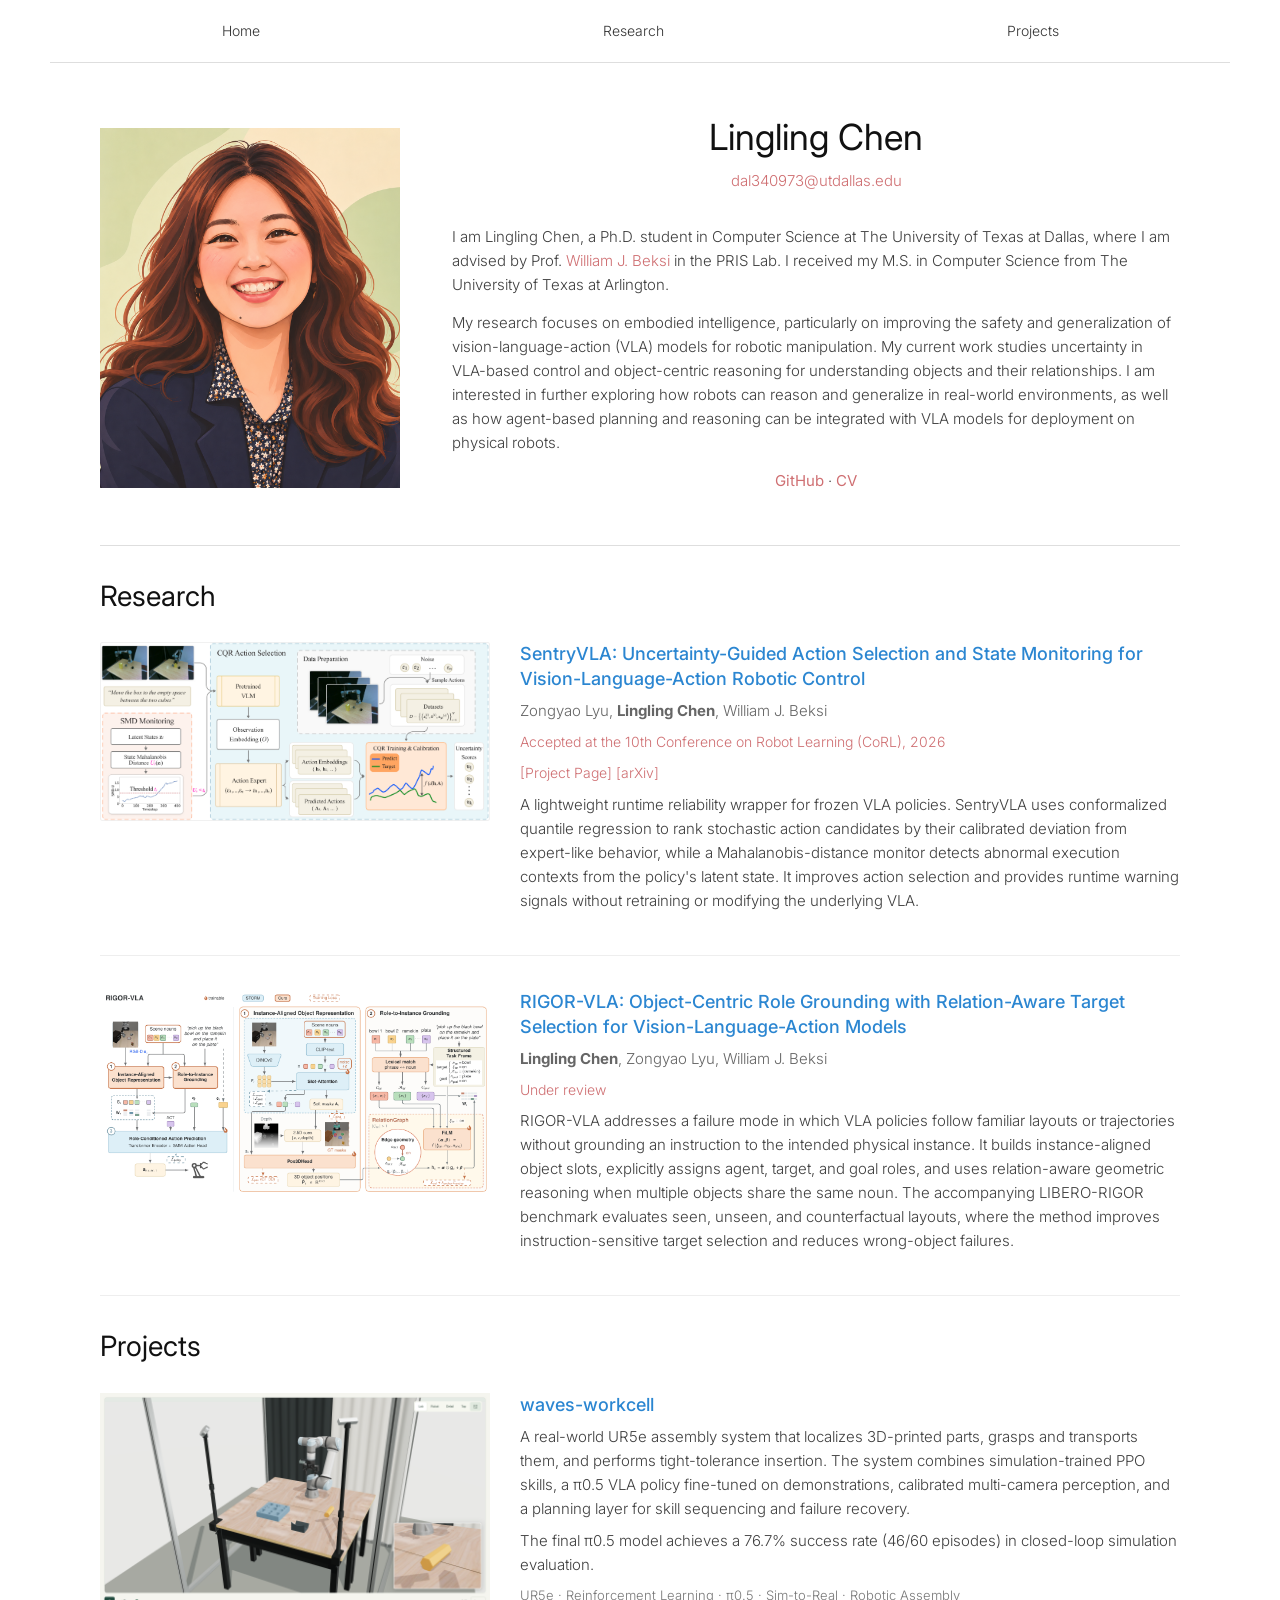
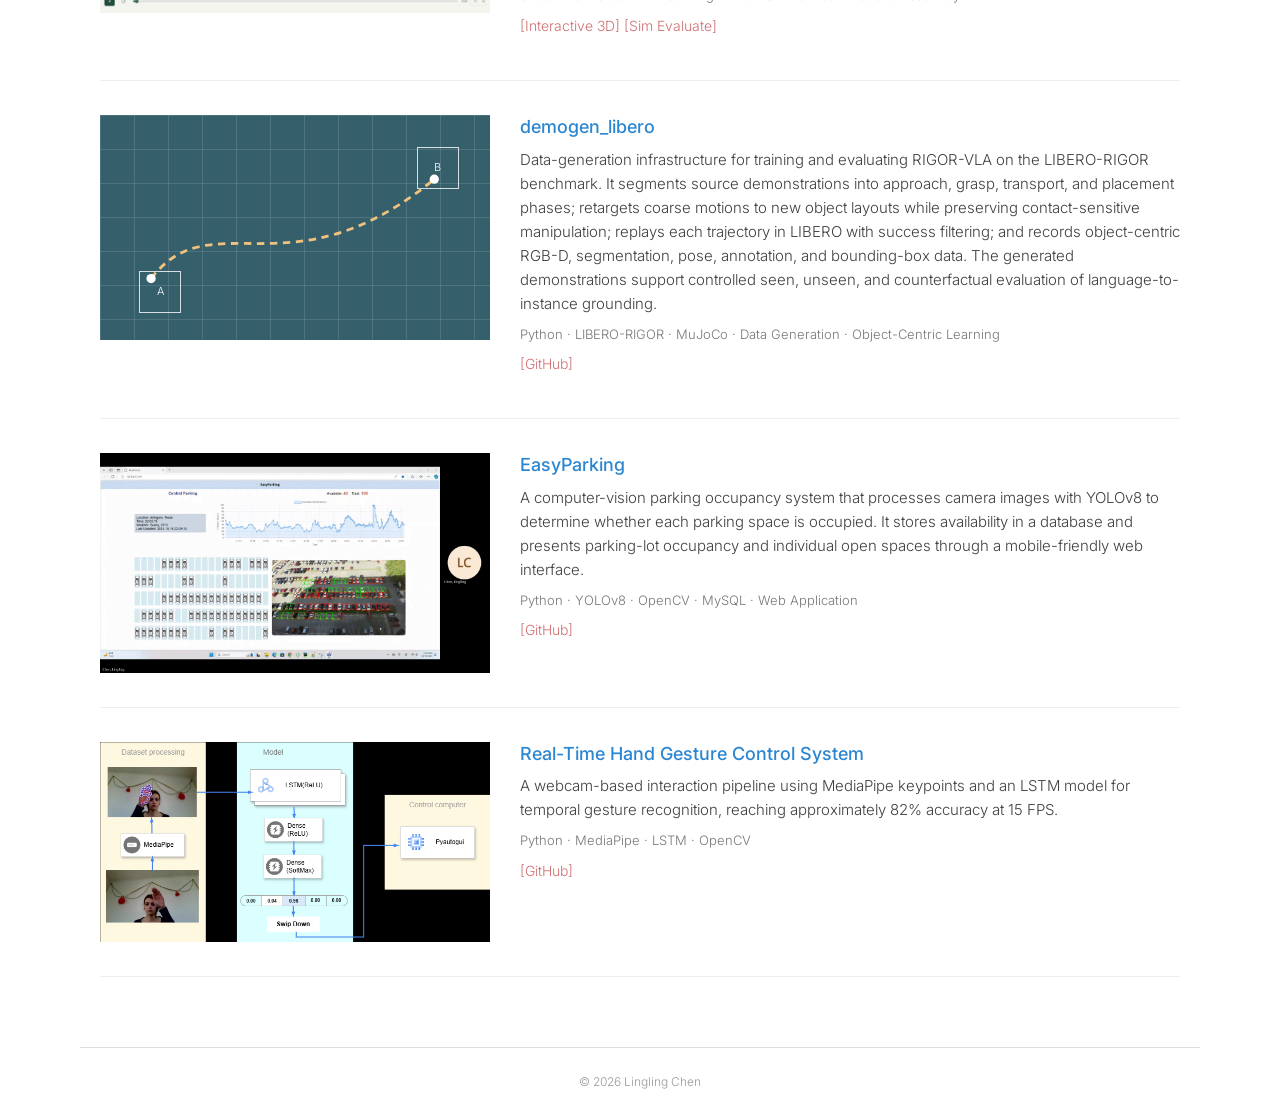
<file: index.html>
<!doctype html>
<html lang="en">
<head>
  <meta charset="utf-8">
  <meta name="viewport" content="width=device-width, initial-scale=1">
  <meta name="description" content="Lingling Chen — robotics researcher working on reliable vision-language-action models, embodied AI, and robot learning.">
  <title>Lingling Chen</title>
  <link rel="preconnect" href="https://fonts.googleapis.com">
  <link rel="preconnect" href="https://fonts.gstatic.com" crossorigin>
  <link href="https://fonts.googleapis.com/css2?family=Inter:wght@300;400;500;600&display=swap" rel="stylesheet">
  <link rel="stylesheet" href="styles.css">
</head>
<body>
  <header>
    <nav>
      <a href="#home">Home</a>
      <a href="#research">Research</a>
      <a href="#projects">Projects</a>
    </nav>
  </header>

  <main>
    <section class="intro" id="home">
      <img class="profile-image" src="assets/profile.png" alt="Lingling Chen">
      <div class="intro-copy">
        <h1>Lingling Chen</h1>
        <a class="email" href="mailto:dal340973@utdallas.edu">dal340973@utdallas.edu</a>
        <p>I am Lingling Chen, a Ph.D. student in Computer Science at The University of Texas at Dallas, where I am advised by Prof. <a href="https://profiles.utdallas.edu/william.beksi" target="_blank" rel="noreferrer">William J. Beksi</a> in the PRIS Lab. I received my M.S. in Computer Science from The University of Texas at Arlington.</p>
        <p>My research focuses on embodied intelligence, particularly on improving the safety and generalization of vision-language-action (VLA) models for robotic manipulation. My current work studies uncertainty in VLA-based control and object-centric reasoning for understanding objects and their relationships. I am interested in further exploring how robots can reason and generalize in real-world environments, as well as how agent-based planning and reasoning can be integrated with VLA models for deployment on physical robots.</p>
        <p class="links"><a href="https://github.com/amylingchen" target="_blank" rel="noreferrer">GitHub</a> · <a href="files/Lingling_Chen_CV_2026.pdf" target="_blank" rel="noreferrer">CV</a></p>
      </div>
    </section>

    <section id="research">
      <h2>Research</h2>
      <article class="item">
        <img class="item-image" src="assets/sentryvla-overview.png" alt="Overview of the SentryVLA framework" style="height:auto;object-fit:contain;background:#fff">
        <div class="item-copy">
          <h3><a href="https://robotic-vision-lab.github.io/sentryvla/" target="_blank" rel="noreferrer">SentryVLA: Uncertainty-Guided Action Selection and State Monitoring for Vision-Language-Action Robotic Control</a></h3>
          <p class="authors">Zongyao Lyu, <strong>Lingling Chen</strong>, William J. Beksi</p>
          <p class="venue">Accepted at the 10th Conference on Robot Learning (CoRL), 2026</p>
          <p><a class="project-link" href="https://robotic-vision-lab.github.io/sentryvla/" target="_blank" rel="noreferrer">[Project Page]</a> <a class="project-link" href="https://arxiv.org/html/2604.16677v2" target="_blank" rel="noreferrer">[arXiv]</a></p>
          <p>A lightweight runtime reliability wrapper for frozen VLA policies. SentryVLA uses conformalized quantile regression to rank stochastic action candidates by their calibrated deviation from expert-like behavior, while a Mahalanobis-distance monitor detects abnormal execution contexts from the policy's latent state. It improves action selection and provides runtime warning signals without retraining or modifying the underlying VLA.</p>
        </div>
      </article>

      <article class="item">
        <img class="item-image" src="assets/rigorvla-overview.png" alt="Overview of the RIGOR-VLA architecture" style="height:auto;object-fit:contain;background:#fff">
        <div class="item-copy">
          <h3>RIGOR-VLA: Object-Centric Role Grounding with Relation-Aware Target Selection for Vision-Language-Action Models</h3>
          <p class="authors"><strong>Lingling Chen</strong>, Zongyao Lyu, William J. Beksi</p>
          <p class="venue">Under review</p>
          <p>RIGOR-VLA addresses a failure mode in which VLA policies follow familiar layouts or trajectories without grounding an instruction to the intended physical instance. It builds instance-aligned object slots, explicitly assigns agent, target, and goal roles, and uses relation-aware geometric reasoning when multiple objects share the same noun. The accompanying LIBERO-RIGOR benchmark evaluates seen, unseen, and counterfactual layouts, where the method improves instruction-sensitive target selection and reduces wrong-object failures.</p>
        </div>
      </article>
    </section>

    <section id="projects">
      <h2>Projects</h2>
      <article class="item">
        <img class="item-image" src="assets/waves-workcell.png" alt="Interactive 3D view of the WAVES robotic workcell with a UR5e arm, assembly board, and peg" style="height:auto;object-fit:contain;background:#f5f6f3">
        <div class="item-copy">
          <h3><a href="https://robotic-vision-lab.github.io/waves-workcell/" target="_blank" rel="noreferrer">waves-workcell</a></h3>
          <p>A real-world UR5e assembly system that localizes 3D-printed parts, grasps and transports them, and performs tight-tolerance insertion. The system combines simulation-trained PPO skills, a π0.5 VLA policy fine-tuned on demonstrations, calibrated multi-camera perception, and a planning layer for skill sequencing and failure recovery.</p>
          <p>The final π0.5 model achieves a 76.7% success rate (46/60 episodes) in closed-loop simulation evaluation.</p>
          <p class="tags">UR5e · Reinforcement Learning · π0.5 · Sim-to-Real · Robotic Assembly</p>
          <p><a class="project-link" href="https://robotic-vision-lab.github.io/waves-workcell/" target="_blank" rel="noreferrer">[Interactive 3D]</a> <a class="project-link" href="sim-evaluate/index.html">[Sim Evaluate]</a></p>
        </div>
      </article>

      <article class="item">
        <div class="item-image demo-preview" aria-hidden="true">
          <div class="workspace-grid"></div>
          <span class="object one">A</span><span class="object two">B</span>
          <svg viewBox="0 0 420 220"><path d="M55 165 C120 80 205 185 360 58"/><circle cx="55" cy="165" r="5"/><circle cx="360" cy="58" r="5"/></svg>
        </div>
        <div class="item-copy">
          <h3><a href="https://github.com/amylingchen/demogen_libero" target="_blank" rel="noreferrer">demogen_libero</a></h3>
          <p>Data-generation infrastructure for training and evaluating RIGOR-VLA on the LIBERO-RIGOR benchmark. It segments source demonstrations into approach, grasp, transport, and placement phases; retargets coarse motions to new object layouts while preserving contact-sensitive manipulation; replays each trajectory in LIBERO with success filtering; and records object-centric RGB-D, segmentation, pose, annotation, and bounding-box data. The generated demonstrations support controlled seen, unseen, and counterfactual evaluation of language-to-instance grounding.</p>
          <p class="tags">Python · LIBERO-RIGOR · MuJoCo · Data Generation · Object-Centric Learning</p>
          <p><a class="project-link" href="https://github.com/amylingchen/demogen_libero" target="_blank" rel="noreferrer">[GitHub]</a></p>
        </div>
      </article>

      <article class="item compact">
        <img class="item-image" src="assets/easyparking-demo.gif" alt="Animated EasyParking demonstration showing parking availability and camera-based vehicle detection" style="height:auto;object-fit:contain;background:#000">
        <div class="item-copy">
          <h3><a href="https://github.com/amylingchen/EasyParking" target="_blank" rel="noreferrer">EasyParking</a></h3>
          <p>A computer-vision parking occupancy system that processes camera images with YOLOv8 to determine whether each parking space is occupied. It stores availability in a database and presents parking-lot occupancy and individual open spaces through a mobile-friendly web interface.</p>
          <p class="tags">Python · YOLOv8 · OpenCV · MySQL · Web Application</p>
          <p><a class="project-link" href="https://github.com/amylingchen/EasyParking" target="_blank" rel="noreferrer">[GitHub]</a></p>
        </div>
      </article>

      <article class="item compact">
        <img class="item-image" src="assets/mediapipe-lstm-gesture-recognition.png" alt="MediaPipe and LSTM pipeline for real-time dynamic hand gesture recognition and computer control" style="height:auto;object-fit:contain;background:#000">
        <div class="item-copy">
          <h3><a href="https://github.com/amylingchen/hand_gesture_control_computer" target="_blank" rel="noreferrer">Real-Time Hand Gesture Control System</a></h3>
          <p>A webcam-based interaction pipeline using MediaPipe keypoints and an LSTM model for temporal gesture recognition, reaching approximately 82% accuracy at 15 FPS.</p>
          <p class="tags">Python · MediaPipe · LSTM · OpenCV</p>
          <p><a class="project-link" href="https://github.com/amylingchen/hand_gesture_control_computer" target="_blank" rel="noreferrer">[GitHub]</a></p>
        </div>
      </article>
    </section>
  </main>

  <footer>© 2026 Lingling Chen</footer>
</body>
</html>
</file>
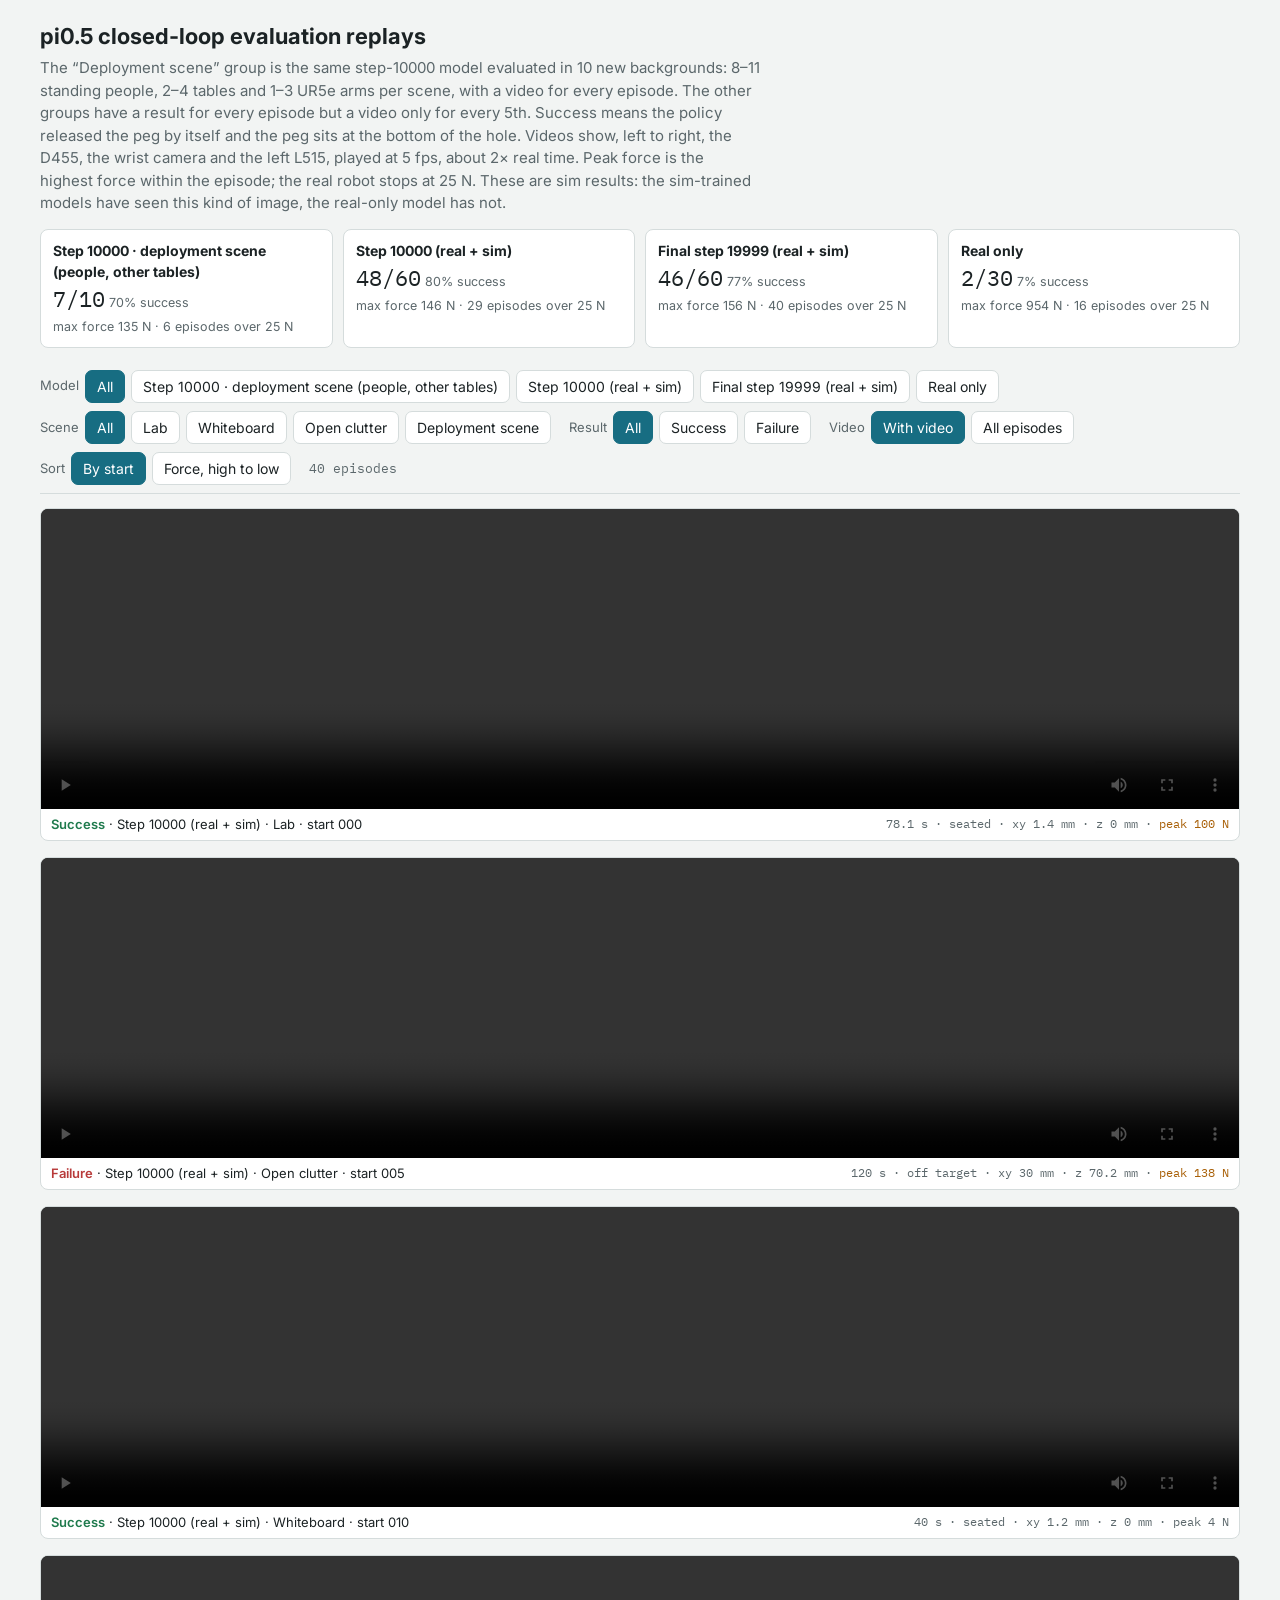
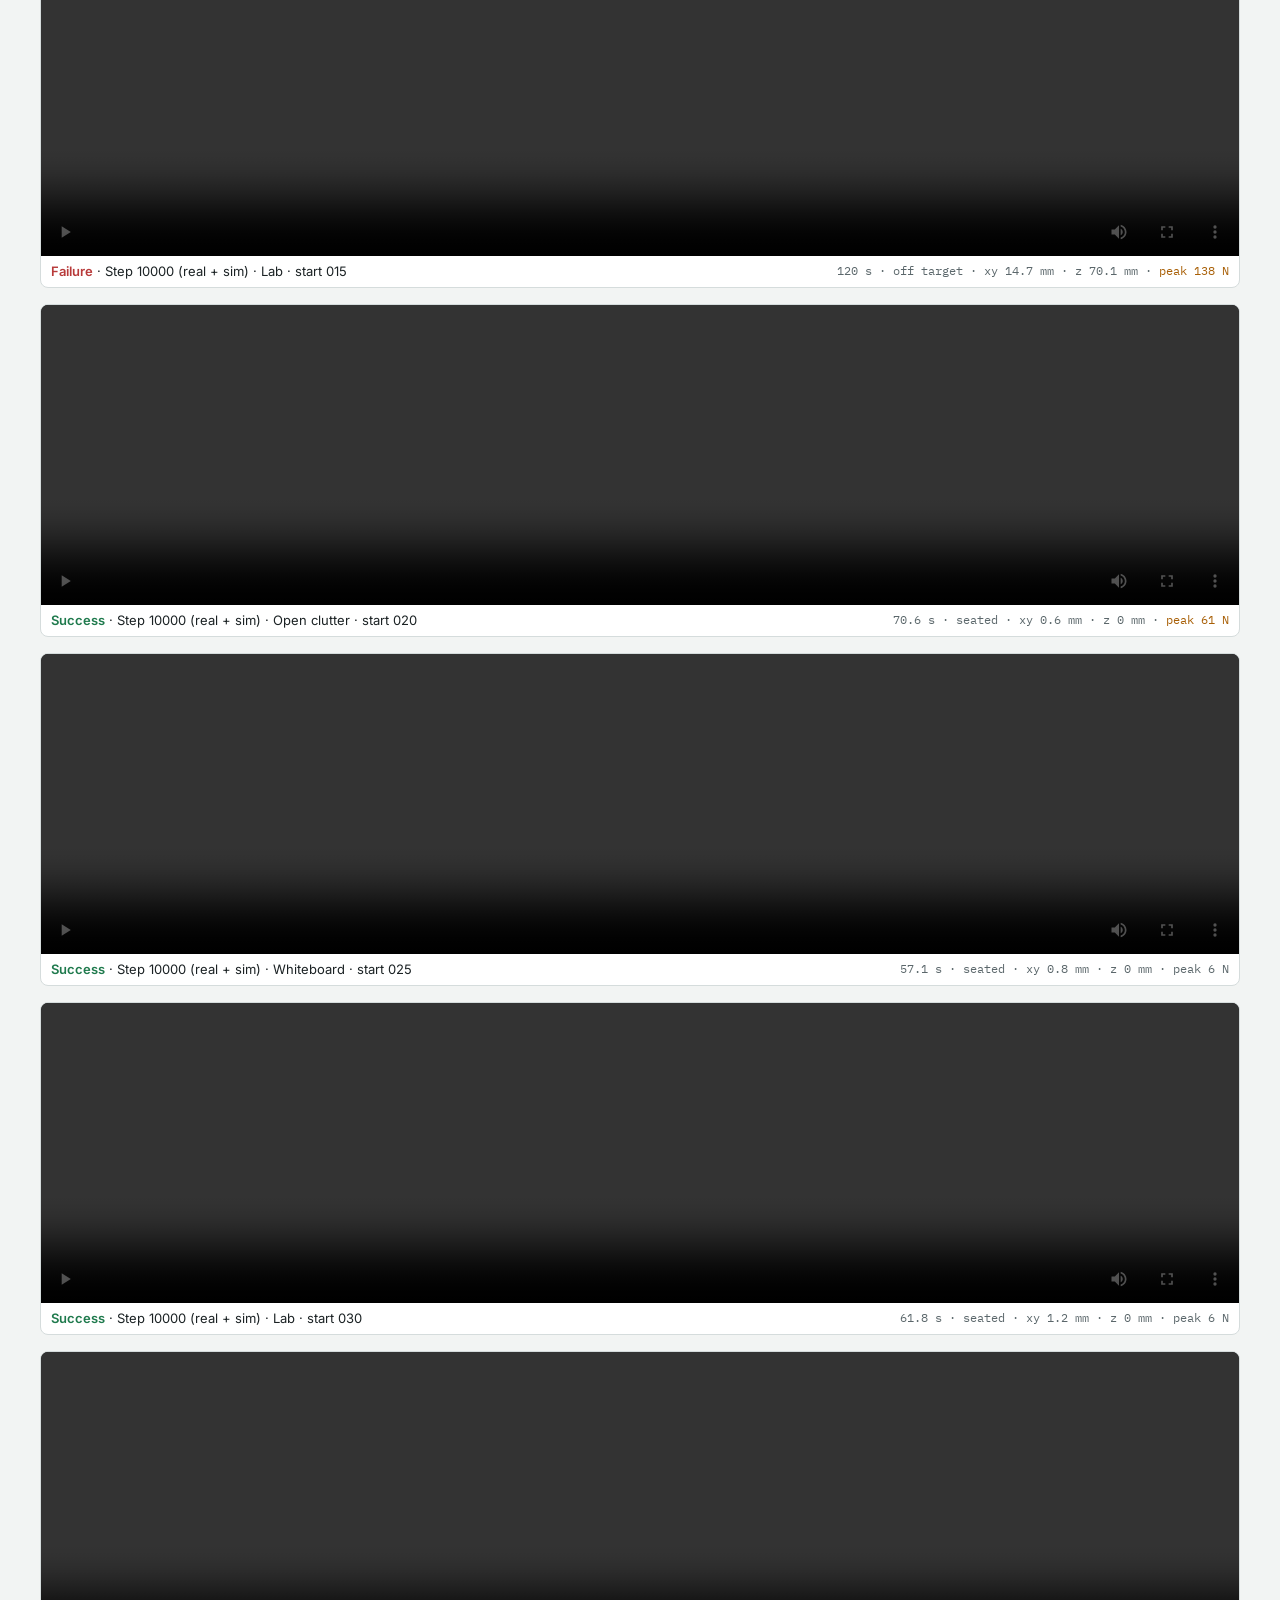
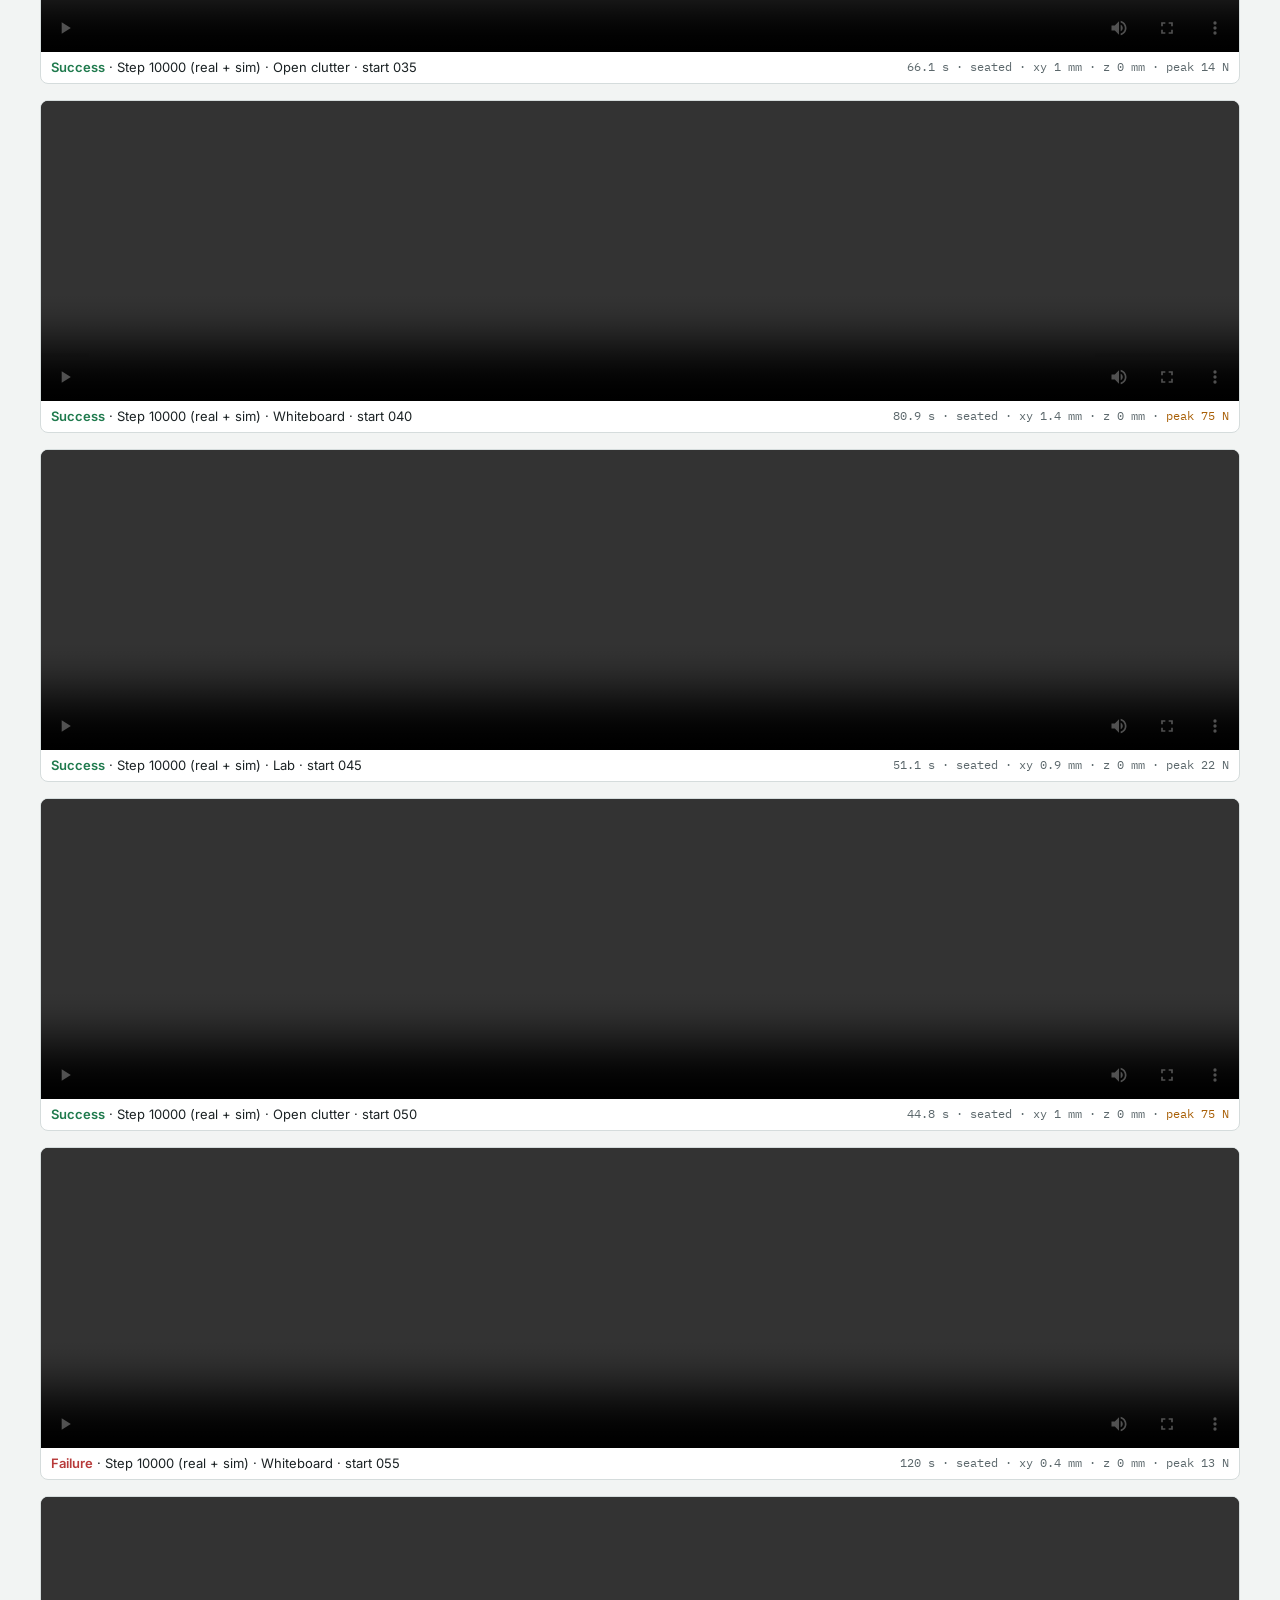
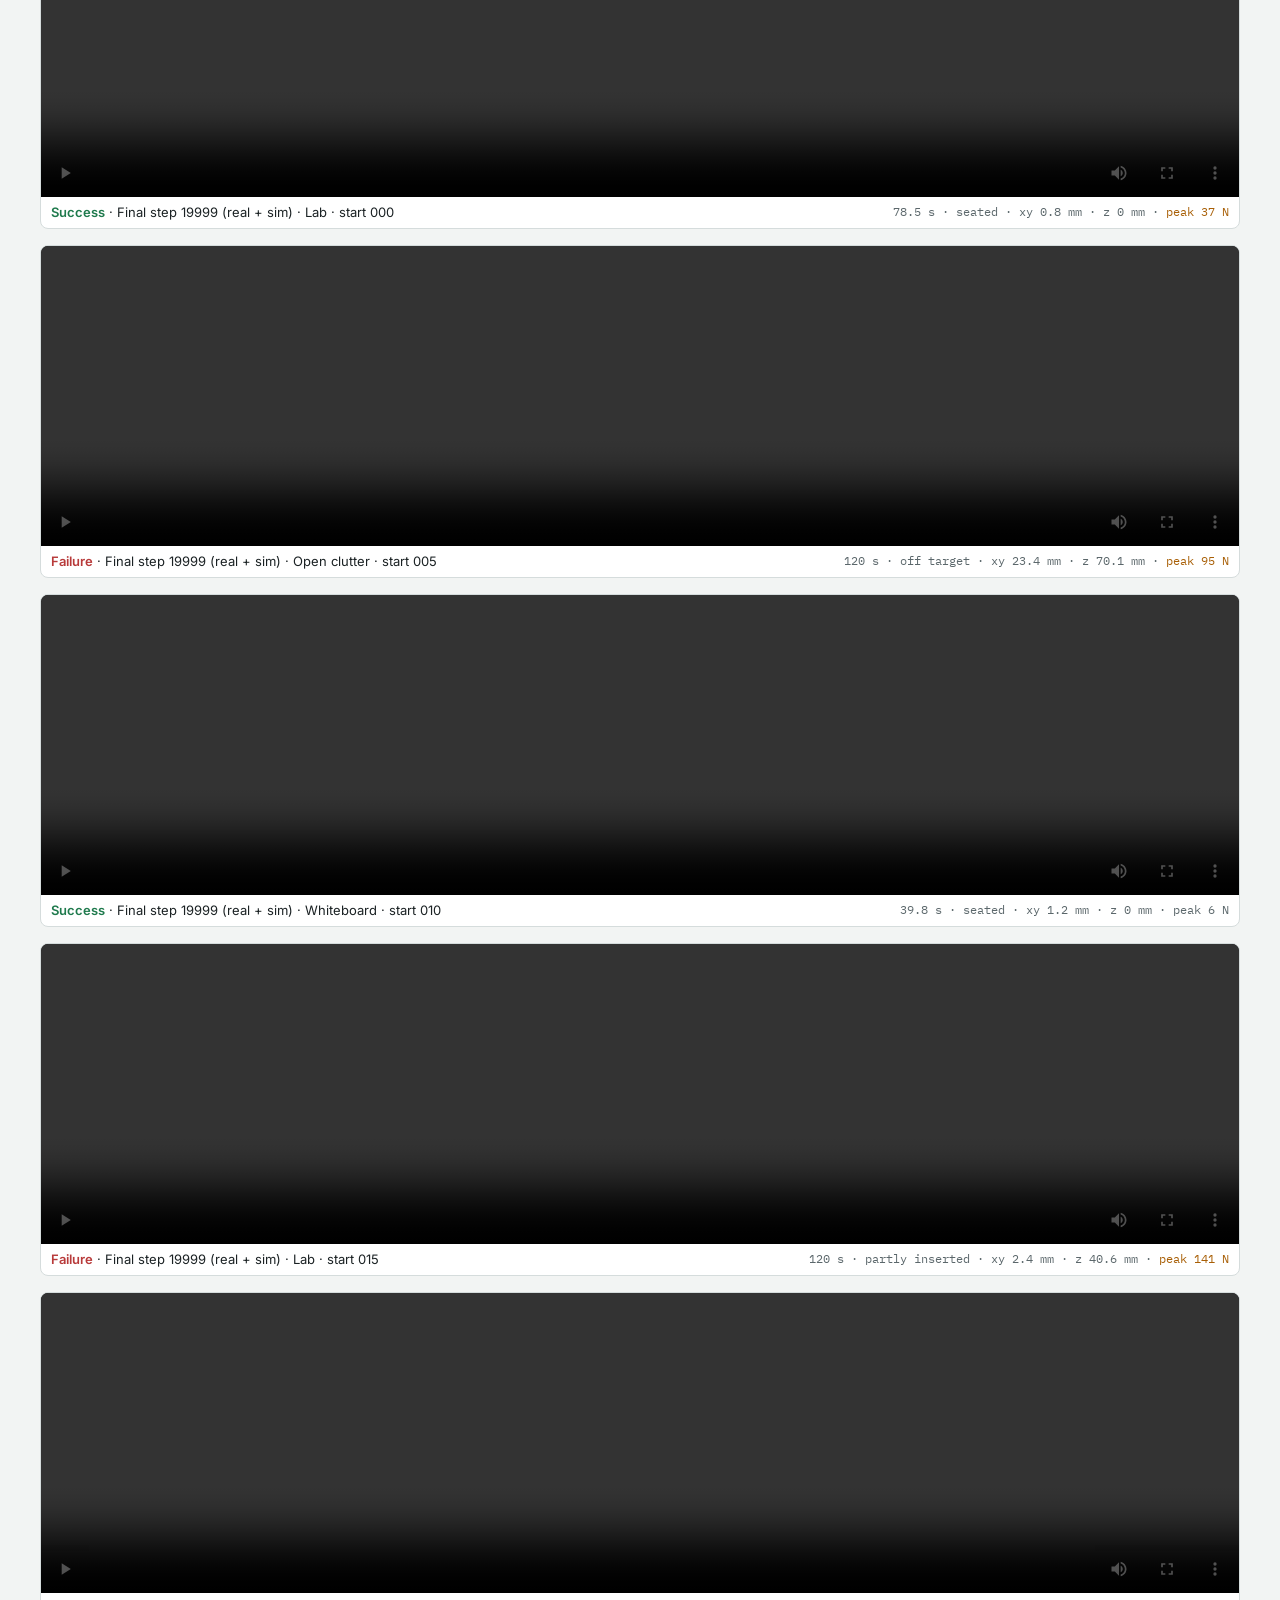
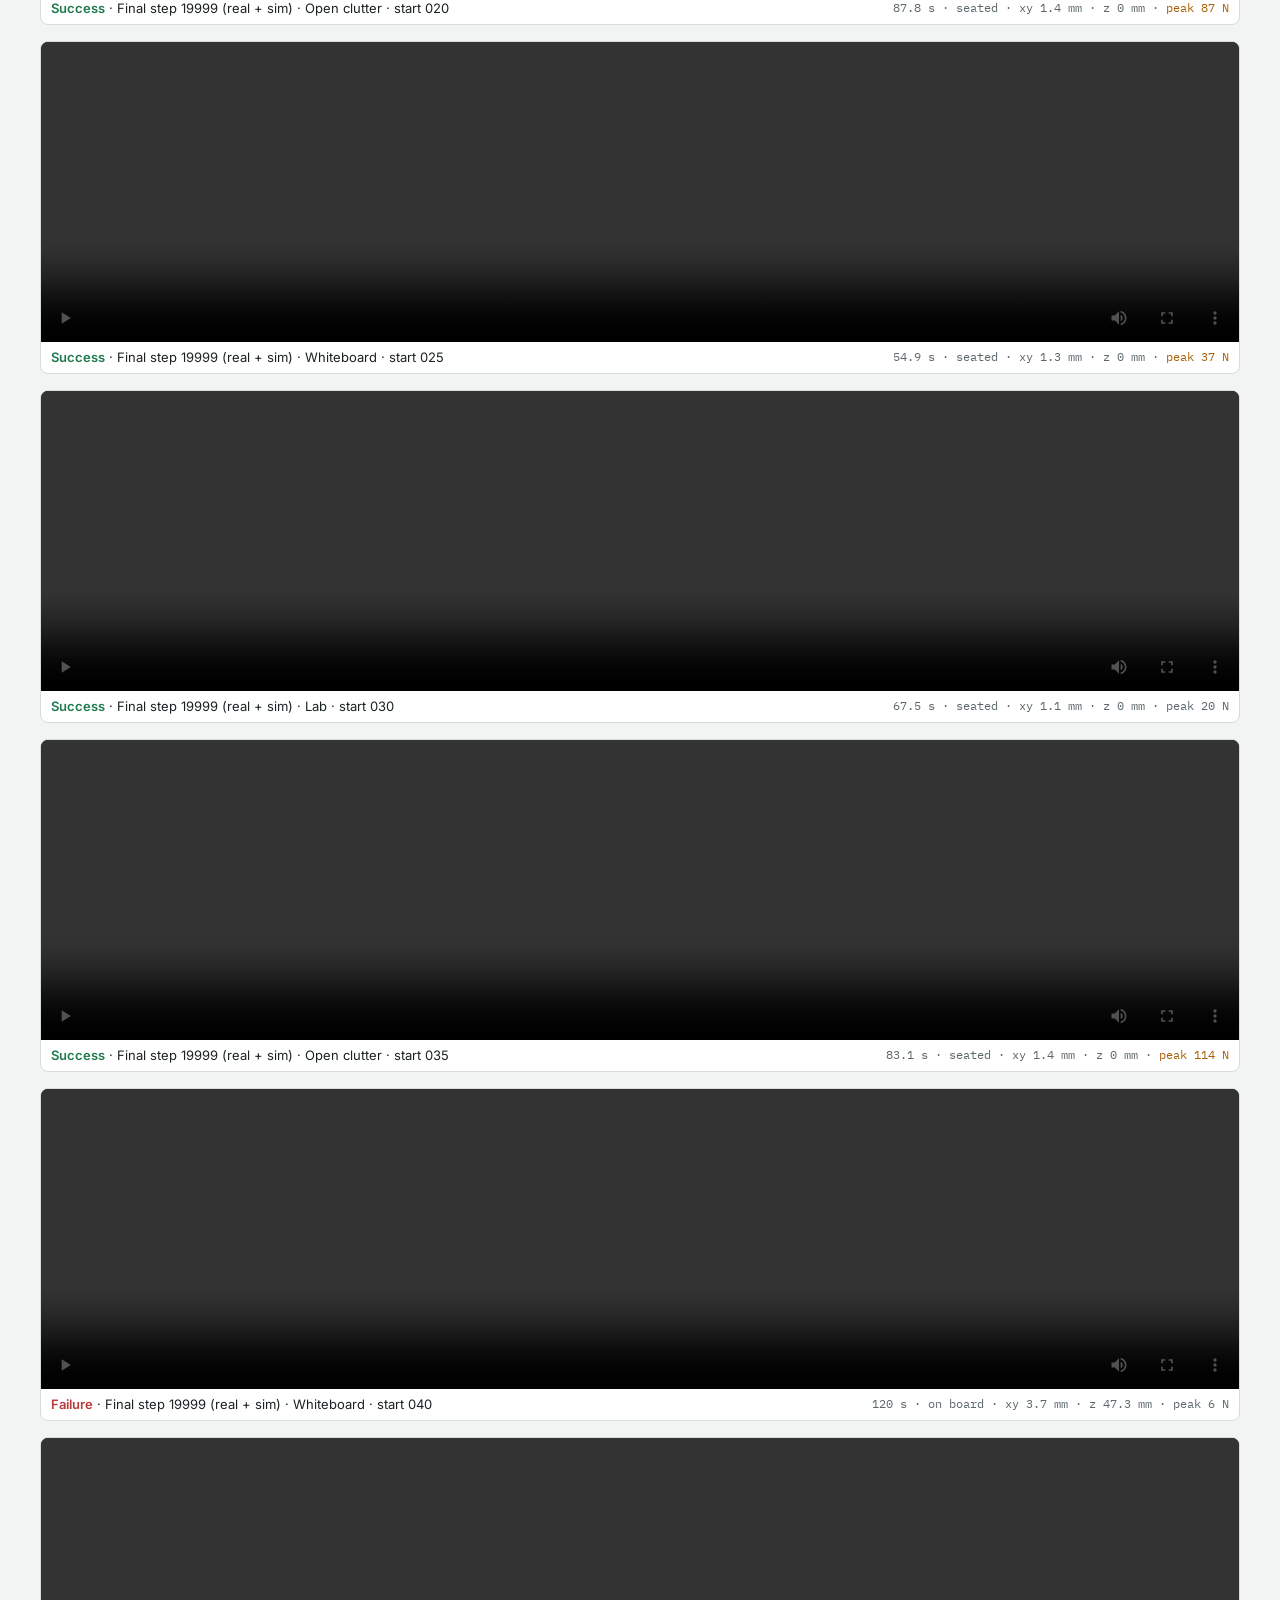
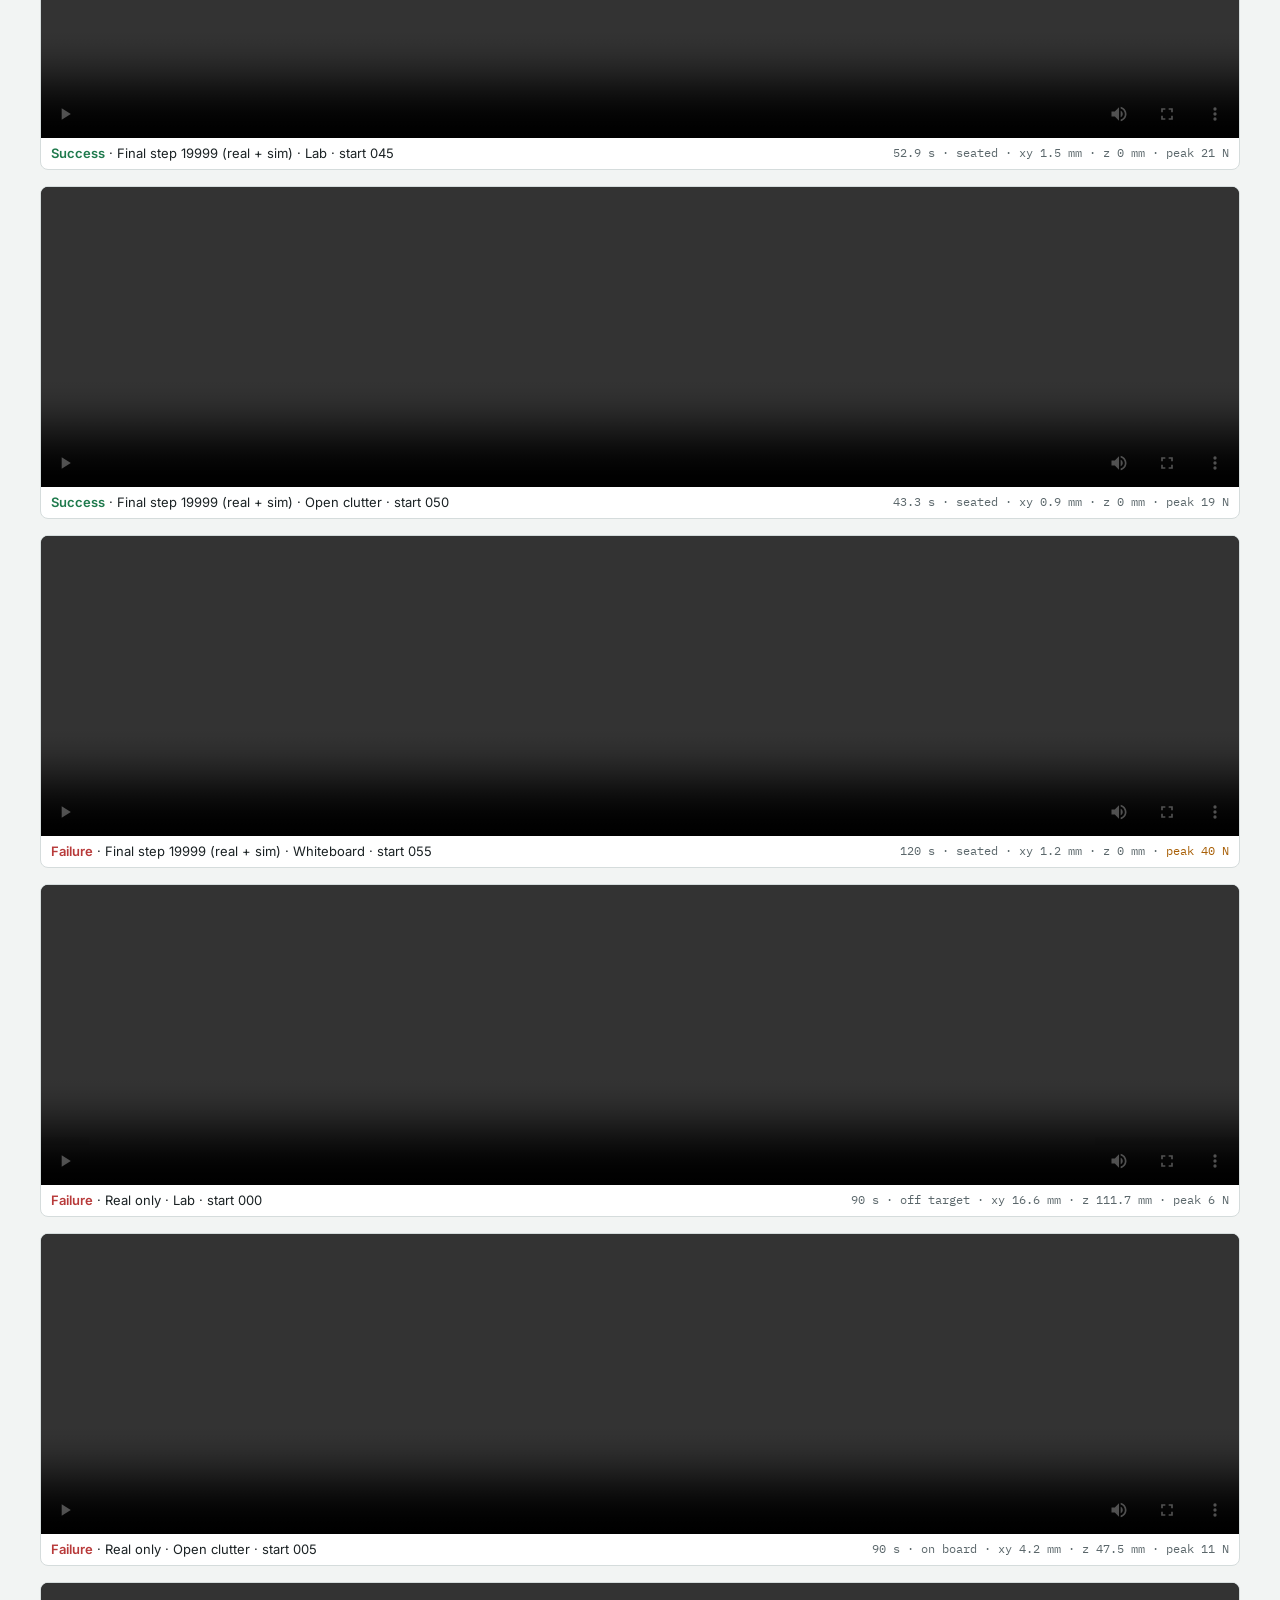
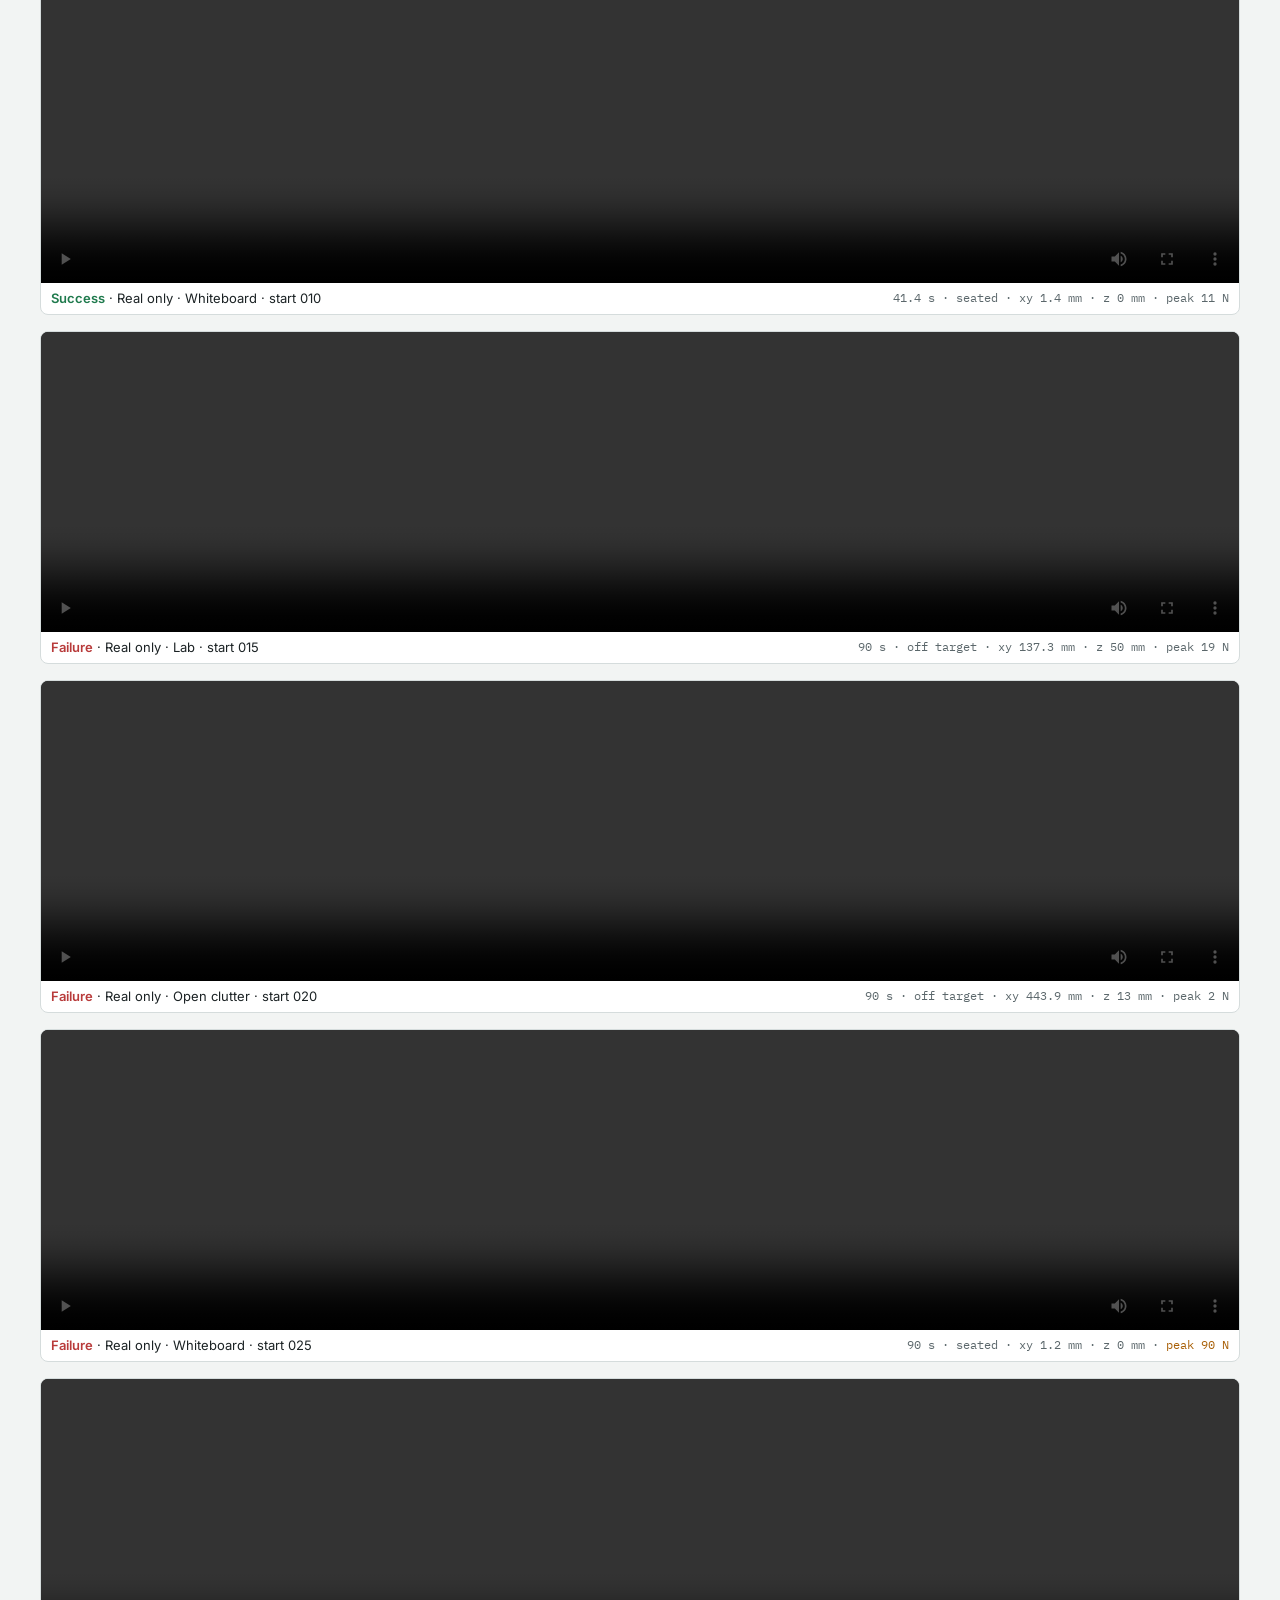
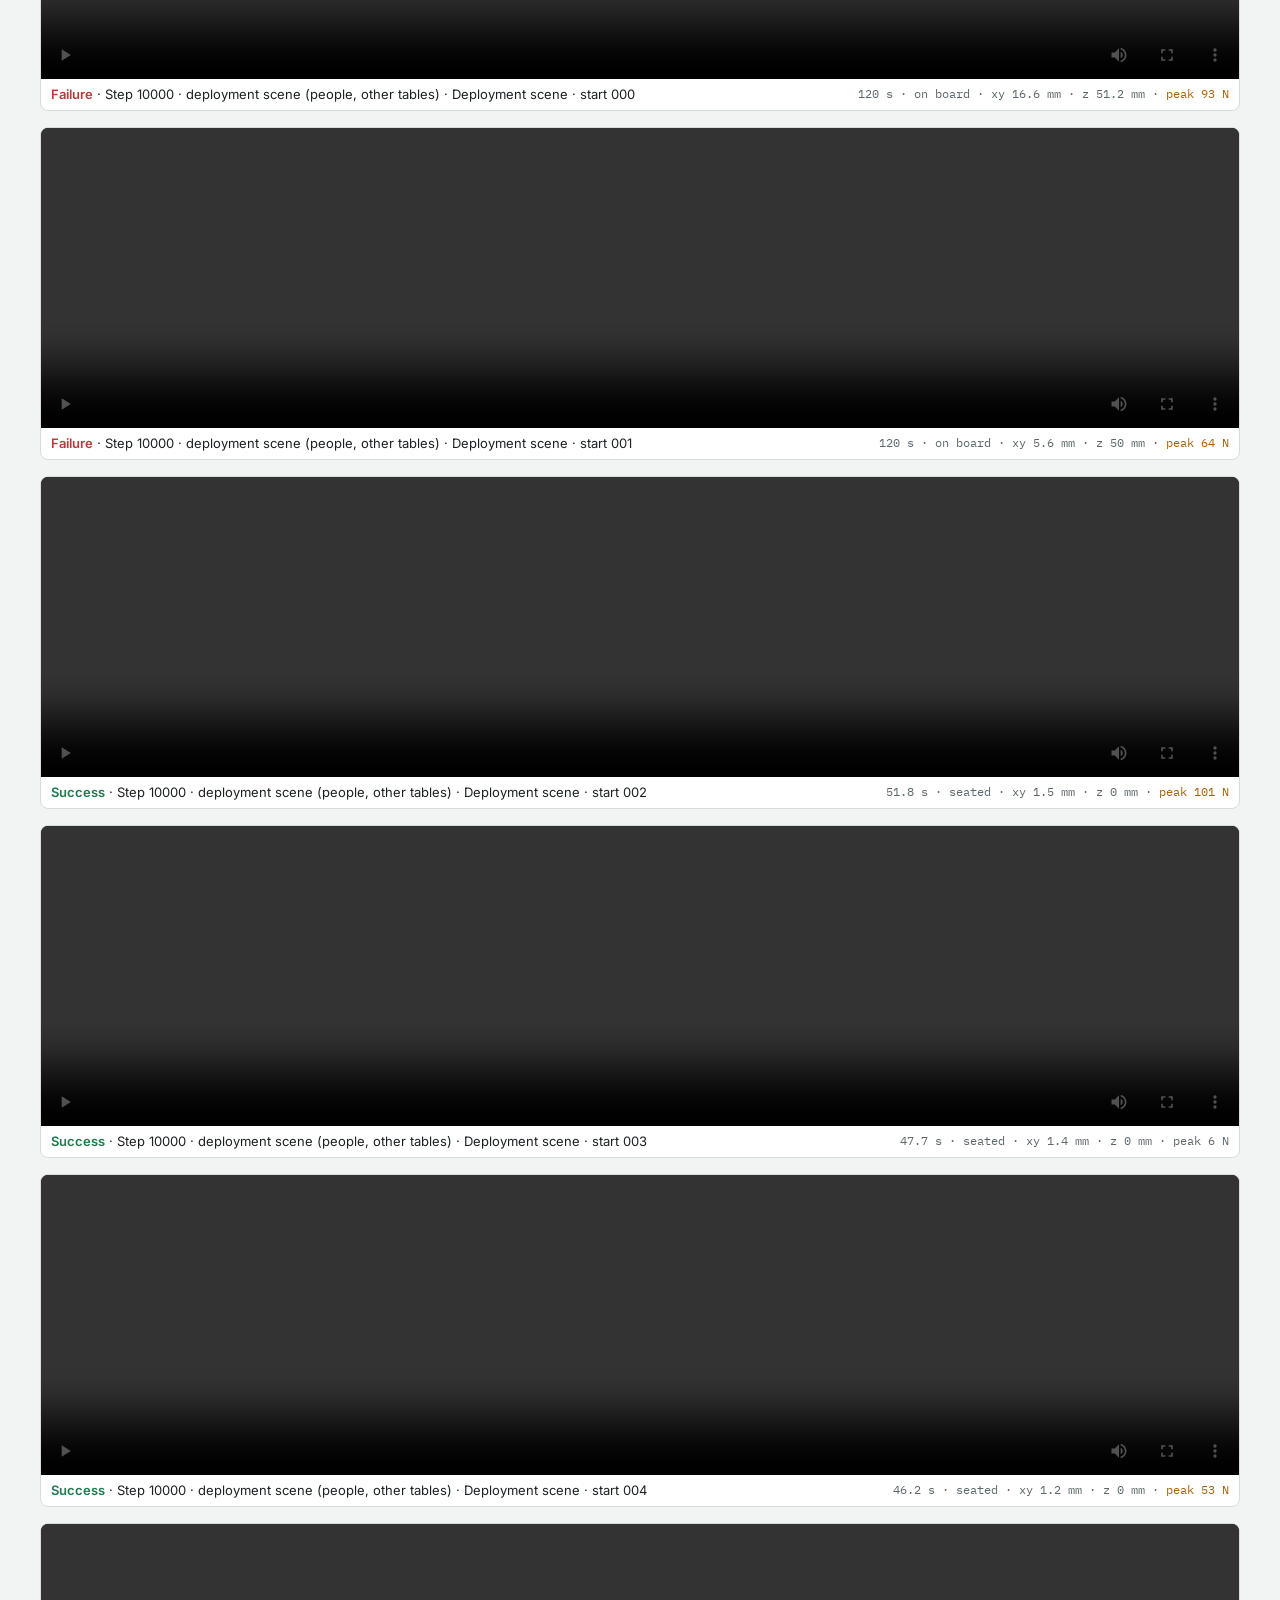
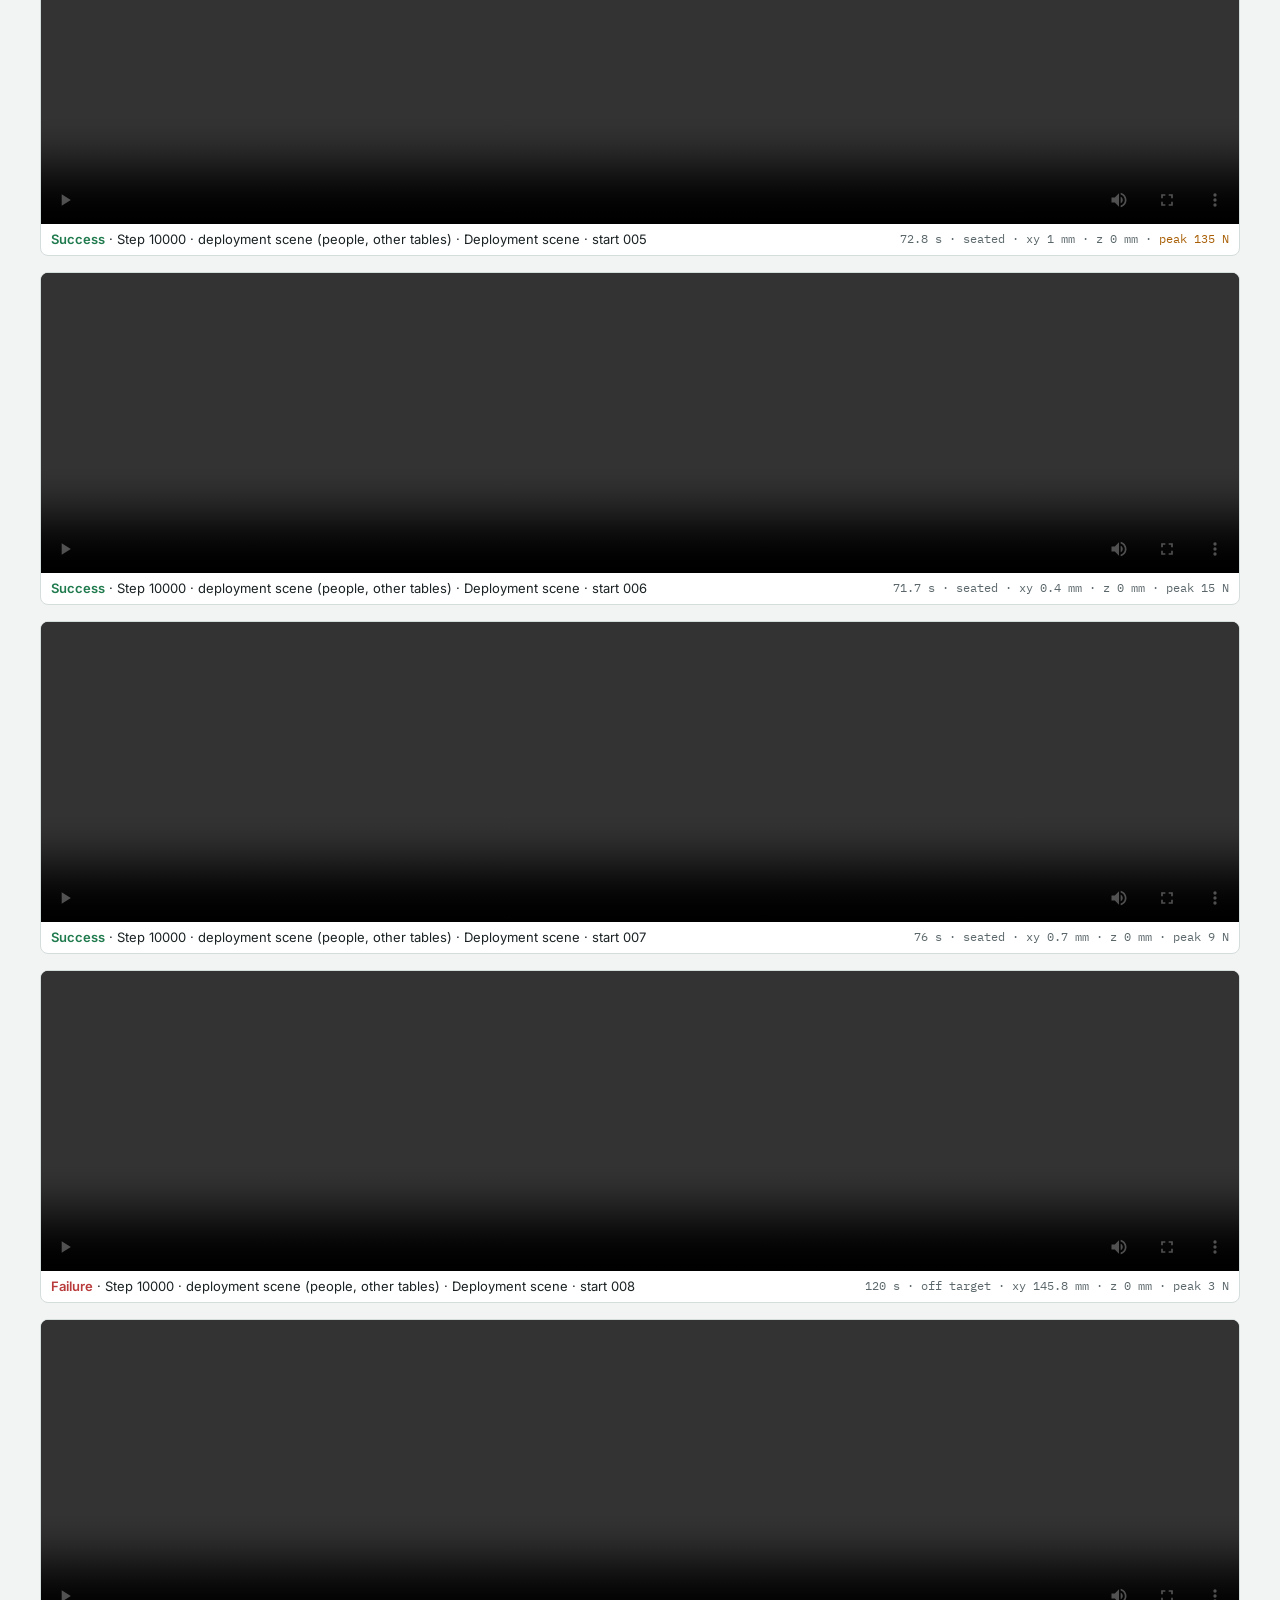
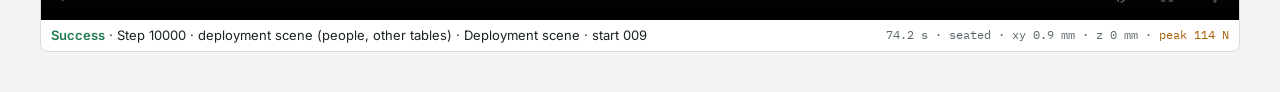
<file: sim-evaluate/index.html>
<!doctype html><html lang="en"><head><meta charset=utf8><meta name=viewport content="width=device-width,initial-scale=1,viewport-fit=cover"><style>:root{color-scheme:light;box-sizing:border-box;padding-top:env(safe-area-inset-top,0px);padding-bottom:env(safe-area-inset-bottom,0px)}html{scroll-padding-top:env(safe-area-inset-top,0px)}body{margin:0;padding:0;font:14px -apple-system,BlinkMacSystemFont,sans-serif;background:#fff;color:#000}img{max-width:100%}[hidden]:not([hidden=until-found i]){display:none!important}</style></head><body>
<title>Closed-Loop Eval Replays</title>
<meta name="claude:viewport-fit-sides" content="cover">
<link rel="stylesheet" href="https://fonts.googleapis.com/css2?family=Inter:wght@400;600&family=IBM+Plex+Mono:wght@400;500&display=swap">
<style>
/* Layout: filter strip, tally by model, then one full-width replay per row. */
:root{--bg:#f2f4f3;--panel:#fff;--ink:#1b2224;--muted:#5b676b;--line:#d5dcdc;--accent:#176d82;--accent-ink:#fff;--ok:#1f7a4d;--bad:#b83a3a;--warn:#a85f06;
--font-body:"Inter",system-ui,sans-serif;--font-mono:"IBM Plex Mono",ui-monospace,Menlo,monospace}
@media (prefers-color-scheme:dark){:root:not([data-theme="light"]){--bg:#13181a;--panel:#1c2326;--ink:#e6ecee;--muted:#9aa7ab;--line:#2f393d;--accent:#58b6cc;--accent-ink:#0b1315;--ok:#5ccf95;--bad:#f07f7f;--warn:#efae5e;color-scheme:dark}}
:root[data-theme="dark"]{--bg:#13181a;--panel:#1c2326;--ink:#e6ecee;--muted:#9aa7ab;--line:#2f393d;--accent:#58b6cc;--accent-ink:#0b1315;--ok:#5ccf95;--bad:#f07f7f;--warn:#efae5e;color-scheme:dark}
body{background:var(--bg);color:var(--ink);font-family:var(--font-body);font-size:15px;line-height:1.5}
.wrap{max-width:1200px;margin:0 auto;padding-block:20px 40px;padding-left:max(16px,env(safe-area-inset-left,0px));padding-right:max(16px,env(safe-area-inset-right,0px));display:grid;gap:14px}
h1{font-size:22px;margin:0;text-wrap:balance}
header p{margin:4px 0 0;color:var(--muted);max-width:80ch}
.tally{display:grid;grid-template-columns:repeat(auto-fit,minmax(220px,1fr));gap:10px}
.t{background:var(--panel);border:1px solid var(--line);border-radius:8px;padding:10px 12px}
.t b{display:block;font-size:14px}
.t .n{font-family:var(--font-mono);font-size:22px}
.t small{color:var(--muted);font-size:12.5px}
.bar{position:sticky;top:env(safe-area-inset-top,0px);z-index:2;background:var(--bg);padding-block:8px;display:flex;flex-wrap:wrap;gap:8px 18px;align-items:center;border-bottom:1px solid var(--line)}
.grp{display:flex;gap:6px;flex-wrap:wrap;align-items:center}
.grp>span{font-size:13px;color:var(--muted)}
button{font:inherit;font-size:14px;border:1px solid var(--line);background:var(--panel);color:var(--ink);padding:5px 11px;border-radius:7px;cursor:pointer}
button[aria-pressed="true"]{background:var(--accent);border-color:var(--accent);color:var(--accent-ink)}
button:focus-visible{outline:2px solid var(--accent);outline-offset:2px}
.count{font-family:var(--font-mono);font-size:13px;color:var(--muted)}
.grid{display:grid;grid-template-columns:minmax(0,1fr);gap:16px}
.c{background:var(--panel);border:1px solid var(--line);border-radius:8px;overflow:hidden;min-width:0}
.c.no{display:flex;align-items:stretch}
video{display:block;width:100%;height:auto;background:#000;aspect-ratio:4/1}
.m{display:flex;flex-wrap:wrap;justify-content:space-between;gap:4px 10px;padding:6px 10px;font-size:13px}
.m .st{font-family:var(--font-mono);font-size:12px;color:var(--muted)}
.tag{font-weight:600}
.tag.ok{color:var(--ok)}.tag.bad{color:var(--bad)}
.hot{color:var(--warn)}
.empty{color:var(--muted)}
</style>
<div class="wrap">
<header><h1>pi0.5 closed-loop evaluation replays</h1>
<p>The “Deployment scene” group is the same step-10000 model evaluated in 10 new backgrounds: 8–11 standing people, 2–4 tables and 1–3 UR5e arms per scene, with a video for every episode. The other groups have a result for every episode but a video only for every 5th. Success means the policy released the peg by itself and the peg sits at the bottom of the hole. Videos show, left to right, the D455, the wrist camera and the left L515, played at 5 fps, about 2× real time. Peak force is the highest force within the episode; the real robot stops at 25 N. These are sim results: the sim-trained models have seen this kind of image, the real-only model has not.</p></header>
<div class="tally" id="tally"></div>
<div class="bar">
<div class="grp" id="fm"><span>Model</span></div><div class="grp" id="fb"><span>Scene</span></div><div class="grp" id="fr"><span>Result</span></div><div class="grp" id="fv"><span>Video</span></div><div class="grp" id="fo"><span>Sort</span></div><span class="count" id="count"></span></div>
<div class="grid" id="g"></div>
</div>
<script>
const R=[{"model":"step10k","ep":"000","bg":"lab","ok":true,"end":"released","state":"seated","s":78.1,"peak":100.0,"xy":1.4,"z":-0.0,"held":true,"video":"step10k_000.mp4"},{"model":"step10k","ep":"001","bg":"white","ok":true,"end":"released","state":"seated","s":72.9,"peak":44.4,"xy":0.5,"z":-0.0,"held":true,"video":null},{"model":"step10k","ep":"002","bg":"open","ok":true,"end":"released","state":"seated","s":49.0,"peak":89.4,"xy":1.5,"z":0.0,"held":true,"video":null},{"model":"step10k","ep":"003","bg":"lab","ok":true,"end":"released","state":"seated","s":56.3,"peak":17.2,"xy":0.3,"z":-0.0,"held":true,"video":null},{"model":"step10k","ep":"004","bg":"white","ok":true,"end":"released","state":"seated","s":46.3,"peak":5.9,"xy":1.5,"z":-0.0,"held":true,"video":null},{"model":"step10k","ep":"005","bg":"open","ok":false,"end":"timeout","state":"away","s":120.0,"peak":137.9,"xy":30.0,"z":70.2,"held":true,"video":"step10k_005.mp4"},{"model":"step10k","ep":"006","bg":"lab","ok":true,"end":"released","state":"seated","s":73.5,"peak":27.8,"xy":1.4,"z":-0.0,"held":true,"video":null},{"model":"step10k","ep":"007","bg":"white","ok":true,"end":"released","state":"seated","s":77.7,"peak":5.0,"xy":1.1,"z":0.0,"held":true,"video":null},{"model":"step10k","ep":"008","bg":"open","ok":false,"end":"timeout","state":"away","s":120.0,"peak":3.5,"xy":581.7,"z":13.0,"held":false,"video":null},{"model":"step10k","ep":"009","bg":"lab","ok":true,"end":"released","state":"seated","s":81.7,"peak":92.0,"xy":1.4,"z":-0.0,"held":true,"video":null},{"model":"step10k","ep":"010","bg":"white","ok":true,"end":"released","state":"seated","s":40.0,"peak":3.8,"xy":1.2,"z":-0.0,"held":true,"video":"step10k_010.mp4"},{"model":"step10k","ep":"011","bg":"open","ok":true,"end":"released","state":"seated","s":38.5,"peak":3.0,"xy":0.7,"z":-0.0,"held":true,"video":null},{"model":"step10k","ep":"012","bg":"lab","ok":true,"end":"released","state":"seated","s":71.7,"peak":56.8,"xy":0.7,"z":0.0,"held":true,"video":null},{"model":"step10k","ep":"013","bg":"white","ok":false,"end":"timeout","state":"away","s":120.0,"peak":113.7,"xy":17.2,"z":70.2,"held":true,"video":null},{"model":"step10k","ep":"014","bg":"open","ok":true,"end":"released","state":"seated","s":49.0,"peak":41.3,"xy":1.1,"z":0.0,"held":true,"video":null},{"model":"step10k","ep":"015","bg":"lab","ok":false,"end":"timeout","state":"away","s":120.0,"peak":137.7,"xy":14.7,"z":70.1,"held":true,"video":"step10k_015.mp4"},{"model":"step10k","ep":"016","bg":"white","ok":true,"end":"released","state":"seated","s":57.7,"peak":7.7,"xy":1.3,"z":0.0,"held":true,"video":null},{"model":"step10k","ep":"017","bg":"open","ok":true,"end":"released","state":"seated","s":53.9,"peak":5.3,"xy":0.6,"z":0.0,"held":true,"video":null},{"model":"step10k","ep":"018","bg":"lab","ok":true,"end":"released","state":"seated","s":92.3,"peak":5.5,"xy":0.5,"z":-0.0,"held":true,"video":null},{"model":"step10k","ep":"019","bg":"white","ok":true,"end":"released","state":"seated","s":84.5,"peak":12.5,"xy":0.6,"z":-0.0,"held":true,"video":null},{"model":"step10k","ep":"020","bg":"open","ok":true,"end":"released","state":"seated","s":70.6,"peak":60.9,"xy":0.6,"z":0.0,"held":true,"video":"step10k_020.mp4"},{"model":"step10k","ep":"021","bg":"lab","ok":false,"end":"timeout","state":"on_board","s":120.0,"peak":145.9,"xy":3.9,"z":50.0,"held":true,"video":null},{"model":"step10k","ep":"022","bg":"white","ok":true,"end":"released","state":"seated","s":98.7,"peak":37.0,"xy":1.4,"z":0.0,"held":true,"video":null},{"model":"step10k","ep":"023","bg":"open","ok":false,"end":"timeout","state":"away","s":120.0,"peak":90.6,"xy":19.6,"z":70.2,"held":true,"video":null},{"model":"step10k","ep":"024","bg":"lab","ok":true,"end":"released","state":"seated","s":53.4,"peak":68.7,"xy":1.0,"z":-0.0,"held":true,"video":null},{"model":"step10k","ep":"025","bg":"white","ok":true,"end":"released","state":"seated","s":57.1,"peak":5.9,"xy":0.8,"z":0.0,"held":true,"video":"step10k_025.mp4"},{"model":"step10k","ep":"026","bg":"open","ok":true,"end":"released","state":"seated","s":51.1,"peak":66.2,"xy":1.5,"z":0.0,"held":true,"video":null},{"model":"step10k","ep":"027","bg":"lab","ok":true,"end":"released","state":"seated","s":56.7,"peak":7.0,"xy":1.0,"z":-0.0,"held":true,"video":null},{"model":"step10k","ep":"028","bg":"white","ok":true,"end":"released","state":"seated","s":47.8,"peak":6.1,"xy":0.9,"z":-0.0,"held":true,"video":null},{"model":"step10k","ep":"029","bg":"open","ok":true,"end":"released","state":"seated","s":73.5,"peak":6.0,"xy":1.3,"z":0.0,"held":true,"video":null},{"model":"step10k","ep":"030","bg":"lab","ok":true,"end":"released","state":"seated","s":61.8,"peak":6.3,"xy":1.2,"z":0.0,"held":true,"video":"step10k_030.mp4"},{"model":"step10k","ep":"031","bg":"white","ok":false,"end":"timeout","state":"away","s":120.0,"peak":52.3,"xy":39.7,"z":63.0,"held":true,"video":null},{"model":"step10k","ep":"032","bg":"open","ok":true,"end":"released","state":"seated","s":45.1,"peak":6.6,"xy":1.4,"z":0.0,"held":true,"video":null},{"model":"step10k","ep":"033","bg":"lab","ok":true,"end":"released","state":"seated","s":56.5,"peak":43.0,"xy":1.2,"z":0.0,"held":true,"video":null},{"model":"step10k","ep":"034","bg":"white","ok":true,"end":"released","state":"seated","s":44.2,"peak":21.9,"xy":1.5,"z":-0.0,"held":true,"video":null},{"model":"step10k","ep":"035","bg":"open","ok":true,"end":"released","state":"seated","s":66.1,"peak":14.3,"xy":1.0,"z":-0.0,"held":true,"video":"step10k_035.mp4"},{"model":"step10k","ep":"036","bg":"lab","ok":true,"end":"released","state":"seated","s":49.9,"peak":19.8,"xy":1.3,"z":0.0,"held":true,"video":null},{"model":"step10k","ep":"037","bg":"white","ok":true,"end":"released","state":"seated","s":52.3,"peak":5.0,"xy":1.4,"z":0.0,"held":true,"video":null},{"model":"step10k","ep":"038","bg":"open","ok":true,"end":"released","state":"seated","s":57.8,"peak":7.7,"xy":1.3,"z":-0.0,"held":true,"video":null},{"model":"step10k","ep":"039","bg":"lab","ok":true,"end":"released","state":"seated","s":57.6,"peak":2.8,"xy":0.9,"z":-0.0,"held":true,"video":null},{"model":"step10k","ep":"040","bg":"white","ok":true,"end":"released","state":"seated","s":80.9,"peak":74.8,"xy":1.4,"z":0.0,"held":true,"video":"step10k_040.mp4"},{"model":"step10k","ep":"041","bg":"open","ok":true,"end":"released","state":"seated","s":60.5,"peak":7.1,"xy":1.1,"z":0.0,"held":true,"video":null},{"model":"step10k","ep":"042","bg":"lab","ok":true,"end":"released","state":"seated","s":56.1,"peak":14.0,"xy":0.9,"z":-0.0,"held":true,"video":null},{"model":"step10k","ep":"043","bg":"white","ok":false,"end":"timeout","state":"away","s":120.0,"peak":112.6,"xy":15.6,"z":78.4,"held":true,"video":null},{"model":"step10k","ep":"044","bg":"open","ok":true,"end":"released","state":"seated","s":69.9,"peak":116.2,"xy":0.3,"z":0.0,"held":true,"video":null},{"model":"step10k","ep":"045","bg":"lab","ok":true,"end":"released","state":"seated","s":51.1,"peak":21.6,"xy":0.9,"z":0.0,"held":true,"video":"step10k_045.mp4"},{"model":"step10k","ep":"046","bg":"white","ok":true,"end":"released","state":"seated","s":66.9,"peak":8.0,"xy":1.3,"z":-0.0,"held":true,"video":null},{"model":"step10k","ep":"047","bg":"open","ok":true,"end":"released","state":"seated","s":68.1,"peak":107.6,"xy":0.7,"z":-0.0,"held":true,"video":null},{"model":"step10k","ep":"048","bg":"lab","ok":true,"end":"released","state":"seated","s":53.6,"peak":28.0,"xy":0.9,"z":-0.0,"held":true,"video":null},{"model":"step10k","ep":"049","bg":"white","ok":false,"end":"timeout","state":"away","s":120.0,"peak":34.1,"xy":150.6,"z":50.0,"held":true,"video":null},{"model":"step10k","ep":"050","bg":"open","ok":true,"end":"released","state":"seated","s":44.8,"peak":74.6,"xy":1.0,"z":0.0,"held":true,"video":"step10k_050.mp4"},{"model":"step10k","ep":"051","bg":"lab","ok":true,"end":"released","state":"seated","s":92.9,"peak":70.1,"xy":1.0,"z":0.0,"held":true,"video":null},{"model":"step10k","ep":"052","bg":"white","ok":true,"end":"released","state":"seated","s":59.0,"peak":30.2,"xy":0.8,"z":-0.0,"held":true,"video":null},{"model":"step10k","ep":"053","bg":"open","ok":true,"end":"released","state":"seated","s":56.8,"peak":120.1,"xy":0.7,"z":-0.0,"held":true,"video":null},{"model":"step10k","ep":"054","bg":"lab","ok":true,"end":"released","state":"seated","s":48.5,"peak":10.6,"xy":0.8,"z":0.0,"held":true,"video":null},{"model":"step10k","ep":"055","bg":"white","ok":false,"end":"timeout","state":"seated","s":120.0,"peak":12.8,"xy":0.4,"z":0.0,"held":true,"video":"step10k_055.mp4"},{"model":"step10k","ep":"056","bg":"open","ok":true,"end":"released","state":"seated","s":53.9,"peak":12.4,"xy":1.3,"z":-0.0,"held":true,"video":null},{"model":"step10k","ep":"057","bg":"lab","ok":true,"end":"released","state":"seated","s":52.9,"peak":5.0,"xy":1.5,"z":0.0,"held":true,"video":null},{"model":"step10k","ep":"058","bg":"white","ok":false,"end":"timeout","state":"away","s":120.0,"peak":127.5,"xy":18.8,"z":70.2,"held":true,"video":null},{"model":"step10k","ep":"059","bg":"open","ok":false,"end":"timeout","state":"away","s":120.0,"peak":2.1,"xy":154.1,"z":20.2,"held":false,"video":null},{"model":"final","ep":"000","bg":"lab","ok":true,"end":"released","state":"seated","s":78.5,"peak":36.5,"xy":0.8,"z":0.0,"held":true,"video":"final_000.mp4"},{"model":"final","ep":"001","bg":"white","ok":true,"end":"released","state":"seated","s":71.0,"peak":34.1,"xy":0.4,"z":-0.0,"held":true,"video":null},{"model":"final","ep":"002","bg":"open","ok":true,"end":"released","state":"seated","s":49.8,"peak":121.8,"xy":1.5,"z":0.0,"held":true,"video":null},{"model":"final","ep":"003","bg":"lab","ok":true,"end":"released","state":"seated","s":54.8,"peak":48.5,"xy":0.3,"z":-0.0,"held":true,"video":null},{"model":"final","ep":"004","bg":"white","ok":true,"end":"released","state":"seated","s":47.5,"peak":20.9,"xy":1.3,"z":-0.0,"held":true,"video":null},{"model":"final","ep":"005","bg":"open","ok":false,"end":"timeout","state":"away","s":120.0,"peak":94.8,"xy":23.4,"z":70.1,"held":true,"video":"final_005.mp4"},{"model":"final","ep":"006","bg":"lab","ok":true,"end":"released","state":"seated","s":60.7,"peak":61.6,"xy":1.2,"z":0.0,"held":true,"video":null},{"model":"final","ep":"007","bg":"white","ok":true,"end":"released","state":"seated","s":82.2,"peak":106.4,"xy":0.6,"z":-0.0,"held":true,"video":null},{"model":"final","ep":"008","bg":"open","ok":false,"end":"timeout","state":"away","s":120.0,"peak":2.4,"xy":6743.0,"z":-749.0,"held":false,"video":null},{"model":"final","ep":"009","bg":"lab","ok":true,"end":"released","state":"seated","s":114.2,"peak":104.6,"xy":0.9,"z":0.0,"held":true,"video":null},{"model":"final","ep":"010","bg":"white","ok":true,"end":"released","state":"seated","s":39.8,"peak":5.8,"xy":1.2,"z":-0.0,"held":true,"video":"final_010.mp4"},{"model":"final","ep":"011","bg":"open","ok":true,"end":"released","state":"seated","s":41.7,"peak":26.9,"xy":0.8,"z":-0.0,"held":true,"video":null},{"model":"final","ep":"012","bg":"lab","ok":true,"end":"released","state":"seated","s":58.7,"peak":19.2,"xy":1.4,"z":0.0,"held":true,"video":null},{"model":"final","ep":"013","bg":"white","ok":true,"end":"released","state":"seated","s":93.3,"peak":112.8,"xy":0.9,"z":0.0,"held":true,"video":null},{"model":"final","ep":"014","bg":"open","ok":true,"end":"released","state":"seated","s":62.4,"peak":32.2,"xy":1.1,"z":-0.0,"held":true,"video":null},{"model":"final","ep":"015","bg":"lab","ok":false,"end":"timeout","state":"partial","s":120.0,"peak":141.0,"xy":2.4,"z":40.6,"held":true,"video":"final_015.mp4"},{"model":"final","ep":"016","bg":"white","ok":true,"end":"released","state":"seated","s":56.1,"peak":40.7,"xy":1.0,"z":0.0,"held":true,"video":null},{"model":"final","ep":"017","bg":"open","ok":true,"end":"released","state":"seated","s":54.1,"peak":39.3,"xy":1.4,"z":-0.0,"held":true,"video":null},{"model":"final","ep":"018","bg":"lab","ok":true,"end":"released","state":"seated","s":81.2,"peak":12.0,"xy":0.3,"z":0.0,"held":true,"video":null},{"model":"final","ep":"019","bg":"white","ok":true,"end":"released","state":"seated","s":83.3,"peak":17.3,"xy":1.4,"z":-0.0,"held":true,"video":null},{"model":"final","ep":"020","bg":"open","ok":true,"end":"released","state":"seated","s":87.8,"peak":87.4,"xy":1.4,"z":0.0,"held":true,"video":"final_020.mp4"},{"model":"final","ep":"021","bg":"lab","ok":false,"end":"timeout","state":"away","s":120.0,"peak":105.8,"xy":79.7,"z":63.0,"held":true,"video":null},{"model":"final","ep":"022","bg":"white","ok":true,"end":"released","state":"seated","s":74.7,"peak":22.0,"xy":1.4,"z":-0.0,"held":true,"video":null},{"model":"final","ep":"023","bg":"open","ok":true,"end":"released","state":"seated","s":53.1,"peak":14.6,"xy":1.2,"z":-0.0,"held":true,"video":null},{"model":"final","ep":"024","bg":"lab","ok":true,"end":"released","state":"seated","s":113.2,"peak":39.7,"xy":1.4,"z":0.0,"held":true,"video":null},{"model":"final","ep":"025","bg":"white","ok":true,"end":"released","state":"seated","s":54.9,"peak":37.1,"xy":1.3,"z":0.0,"held":true,"video":"final_025.mp4"},{"model":"final","ep":"026","bg":"open","ok":true,"end":"released","state":"seated","s":64.1,"peak":35.2,"xy":1.5,"z":0.0,"held":true,"video":null},{"model":"final","ep":"027","bg":"lab","ok":true,"end":"released","state":"seated","s":56.3,"peak":14.8,"xy":1.2,"z":0.0,"held":true,"video":null},{"model":"final","ep":"028","bg":"white","ok":true,"end":"released","state":"seated","s":47.5,"peak":24.7,"xy":1.4,"z":-0.0,"held":true,"video":null},{"model":"final","ep":"029","bg":"open","ok":false,"end":"timeout","state":"away","s":120.0,"peak":49.6,"xy":20.8,"z":70.2,"held":true,"video":null},{"model":"final","ep":"030","bg":"lab","ok":true,"end":"released","state":"seated","s":67.5,"peak":20.4,"xy":1.1,"z":-0.0,"held":true,"video":"final_030.mp4"},{"model":"final","ep":"031","bg":"white","ok":false,"end":"timeout","state":"away","s":120.0,"peak":62.9,"xy":17.9,"z":70.2,"held":true,"video":null},{"model":"final","ep":"032","bg":"open","ok":true,"end":"released","state":"seated","s":43.9,"peak":42.7,"xy":1.3,"z":-0.0,"held":true,"video":null},{"model":"final","ep":"033","bg":"lab","ok":false,"end":"force","state":"on_board","s":58.1,"peak":156.1,"xy":4.3,"z":47.8,"held":true,"video":null},{"model":"final","ep":"034","bg":"white","ok":true,"end":"released","state":"seated","s":43.5,"peak":20.8,"xy":1.0,"z":0.0,"held":true,"video":null},{"model":"final","ep":"035","bg":"open","ok":true,"end":"released","state":"seated","s":83.1,"peak":113.9,"xy":1.4,"z":-0.0,"held":true,"video":"final_035.mp4"},{"model":"final","ep":"036","bg":"lab","ok":false,"end":"timeout","state":"partial","s":120.0,"peak":24.5,"xy":2.2,"z":37.8,"held":true,"video":null},{"model":"final","ep":"037","bg":"white","ok":true,"end":"released","state":"seated","s":58.1,"peak":59.9,"xy":1.0,"z":-0.0,"held":true,"video":null},{"model":"final","ep":"038","bg":"open","ok":true,"end":"released","state":"seated","s":54.0,"peak":29.2,"xy":0.9,"z":0.0,"held":true,"video":null},{"model":"final","ep":"039","bg":"lab","ok":true,"end":"released","state":"seated","s":65.3,"peak":25.8,"xy":0.7,"z":0.0,"held":true,"video":null},{"model":"final","ep":"040","bg":"white","ok":false,"end":"timeout","state":"on_board","s":120.0,"peak":5.8,"xy":3.7,"z":47.3,"held":true,"video":"final_040.mp4"},{"model":"final","ep":"041","bg":"open","ok":true,"end":"released","state":"seated","s":62.8,"peak":30.5,"xy":0.6,"z":-0.0,"held":true,"video":null},{"model":"final","ep":"042","bg":"lab","ok":true,"end":"released","state":"seated","s":51.3,"peak":9.2,"xy":1.3,"z":0.0,"held":true,"video":null},{"model":"final","ep":"043","bg":"white","ok":true,"end":"released","state":"seated","s":48.9,"peak":19.0,"xy":0.8,"z":-0.0,"held":true,"video":null},{"model":"final","ep":"044","bg":"open","ok":true,"end":"released","state":"seated","s":68.9,"peak":103.3,"xy":0.8,"z":-0.0,"held":true,"video":null},{"model":"final","ep":"045","bg":"lab","ok":true,"end":"released","state":"seated","s":52.9,"peak":20.9,"xy":1.5,"z":0.0,"held":true,"video":"final_045.mp4"},{"model":"final","ep":"046","bg":"white","ok":true,"end":"released","state":"seated","s":76.2,"peak":47.8,"xy":1.4,"z":0.0,"held":true,"video":null},{"model":"final","ep":"047","bg":"open","ok":false,"end":"timeout","state":"seated","s":120.0,"peak":103.8,"xy":1.0,"z":-0.0,"held":true,"video":null},{"model":"final","ep":"048","bg":"lab","ok":true,"end":"released","state":"seated","s":52.6,"peak":44.8,"xy":1.5,"z":-0.0,"held":true,"video":null},{"model":"final","ep":"049","bg":"white","ok":false,"end":"timeout","state":"away","s":120.0,"peak":38.9,"xy":139.4,"z":50.0,"held":true,"video":null},{"model":"final","ep":"050","bg":"open","ok":true,"end":"released","state":"seated","s":43.3,"peak":18.8,"xy":0.9,"z":-0.0,"held":true,"video":"final_050.mp4"},{"model":"final","ep":"051","bg":"lab","ok":false,"end":"timeout","state":"seated","s":120.0,"peak":43.5,"xy":1.2,"z":-0.0,"held":true,"video":null},{"model":"final","ep":"052","bg":"white","ok":true,"end":"released","state":"seated","s":67.4,"peak":84.3,"xy":1.2,"z":-0.0,"held":true,"video":null},{"model":"final","ep":"053","bg":"open","ok":true,"end":"released","state":"seated","s":75.0,"peak":64.3,"xy":0.9,"z":-0.0,"held":true,"video":null},{"model":"final","ep":"054","bg":"lab","ok":true,"end":"released","state":"seated","s":48.5,"peak":17.2,"xy":0.8,"z":0.0,"held":true,"video":null},{"model":"final","ep":"055","bg":"white","ok":false,"end":"timeout","state":"seated","s":120.0,"peak":40.3,"xy":1.2,"z":-0.0,"held":true,"video":"final_055.mp4"},{"model":"final","ep":"056","bg":"open","ok":true,"end":"released","state":"seated","s":59.3,"peak":41.7,"xy":0.6,"z":0.0,"held":true,"video":null},{"model":"final","ep":"057","bg":"lab","ok":true,"end":"released","state":"seated","s":54.5,"peak":98.5,"xy":1.4,"z":-0.0,"held":true,"video":null},{"model":"final","ep":"058","bg":"white","ok":true,"end":"released","state":"seated","s":55.0,"peak":49.0,"xy":1.1,"z":-0.0,"held":true,"video":null},{"model":"final","ep":"059","bg":"open","ok":false,"end":"timeout","state":"away","s":120.0,"peak":1.8,"xy":172.3,"z":13.0,"held":false,"video":null},{"model":"realonly","ep":"000","bg":"lab","ok":false,"end":"timeout","state":"away","s":90.0,"peak":5.5,"xy":16.6,"z":111.7,"held":true,"video":"realonly_000.mp4"},{"model":"realonly","ep":"001","bg":"white","ok":false,"end":"timeout","state":"on_board","s":90.0,"peak":136.0,"xy":5.9,"z":50.0,"held":true,"video":null},{"model":"realonly","ep":"002","bg":"open","ok":false,"end":"timeout","state":"away","s":90.0,"peak":55.2,"xy":9.1,"z":99.6,"held":true,"video":null},{"model":"realonly","ep":"003","bg":"lab","ok":false,"end":"timeout","state":"on_board","s":90.0,"peak":51.2,"xy":5.3,"z":48.1,"held":true,"video":null},{"model":"realonly","ep":"004","bg":"white","ok":false,"end":"timeout","state":"away","s":90.0,"peak":103.4,"xy":8.4,"z":70.2,"held":true,"video":null},{"model":"realonly","ep":"005","bg":"open","ok":false,"end":"timeout","state":"on_board","s":90.0,"peak":10.7,"xy":4.2,"z":47.5,"held":true,"video":"realonly_005.mp4"},{"model":"realonly","ep":"006","bg":"lab","ok":false,"end":"timeout","state":"on_board","s":90.0,"peak":23.4,"xy":4.6,"z":48.1,"held":true,"video":null},{"model":"realonly","ep":"007","bg":"white","ok":false,"end":"timeout","state":"on_board","s":90.0,"peak":50.4,"xy":4.8,"z":50.0,"held":true,"video":null},{"model":"realonly","ep":"008","bg":"open","ok":false,"end":"timeout","state":"away","s":90.0,"peak":2.3,"xy":335.2,"z":20.0,"held":false,"video":null},{"model":"realonly","ep":"009","bg":"lab","ok":false,"end":"timeout","state":"on_board","s":90.0,"peak":29.5,"xy":10.5,"z":50.8,"held":true,"video":null},{"model":"realonly","ep":"010","bg":"white","ok":true,"end":"released","state":"seated","s":41.4,"peak":10.7,"xy":1.4,"z":-0.0,"held":true,"video":"realonly_010.mp4"},{"model":"realonly","ep":"011","bg":"open","ok":true,"end":"released","state":"seated","s":43.7,"peak":45.1,"xy":0.8,"z":-0.0,"held":true,"video":null},{"model":"realonly","ep":"012","bg":"lab","ok":false,"end":"timeout","state":"away","s":90.0,"peak":19.0,"xy":34.5,"z":62.9,"held":true,"video":null},{"model":"realonly","ep":"013","bg":"white","ok":false,"end":"timeout","state":"away","s":90.0,"peak":8.8,"xy":18.3,"z":70.2,"held":true,"video":null},{"model":"realonly","ep":"014","bg":"open","ok":false,"end":"timeout","state":"away","s":90.0,"peak":66.1,"xy":131.3,"z":74.0,"held":true,"video":null},{"model":"realonly","ep":"015","bg":"lab","ok":false,"end":"timeout","state":"away","s":90.0,"peak":18.5,"xy":137.3,"z":50.0,"held":true,"video":"realonly_015.mp4"},{"model":"realonly","ep":"016","bg":"white","ok":false,"end":"timeout","state":"on_board","s":90.0,"peak":53.4,"xy":11.3,"z":49.7,"held":true,"video":null},{"model":"realonly","ep":"017","bg":"open","ok":false,"end":"timeout","state":"away","s":90.0,"peak":18.6,"xy":81.6,"z":20.2,"held":true,"video":null},{"model":"realonly","ep":"018","bg":"lab","ok":false,"end":"timeout","state":"away","s":90.0,"peak":48.0,"xy":109.4,"z":13.0,"held":true,"video":null},{"model":"realonly","ep":"019","bg":"white","ok":false,"end":"timeout","state":"on_board","s":90.0,"peak":42.9,"xy":9.4,"z":49.4,"held":true,"video":null},{"model":"realonly","ep":"020","bg":"open","ok":false,"end":"timeout","state":"away","s":90.0,"peak":2.1,"xy":443.9,"z":13.0,"held":false,"video":"realonly_020.mp4"},{"model":"realonly","ep":"021","bg":"lab","ok":false,"end":"timeout","state":"on_board","s":90.0,"peak":24.1,"xy":9.3,"z":50.0,"held":true,"video":null},{"model":"realonly","ep":"022","bg":"white","ok":false,"end":"timeout","state":"on_board","s":90.0,"peak":3.3,"xy":6.3,"z":48.2,"held":true,"video":null},{"model":"realonly","ep":"023","bg":"open","ok":false,"end":"timeout","state":"on_board","s":90.0,"peak":30.3,"xy":7.5,"z":50.2,"held":true,"video":null},{"model":"realonly","ep":"024","bg":"lab","ok":false,"end":"timeout","state":"away","s":90.0,"peak":37.8,"xy":107.0,"z":63.0,"held":true,"video":null},{"model":"realonly","ep":"025","bg":"white","ok":false,"end":"timeout","state":"seated","s":90.0,"peak":90.3,"xy":1.2,"z":-0.0,"held":true,"video":"realonly_025.mp4"},{"model":"realonly","ep":"026","bg":"open","ok":false,"end":"force","state":"away","s":56.4,"peak":954.0,"xy":228.9,"z":-19.3,"held":false,"video":null},{"model":"realonly","ep":"027","bg":"lab","ok":false,"end":"timeout","state":"away","s":90.0,"peak":2.3,"xy":75.5,"z":20.2,"held":true,"video":null},{"model":"realonly","ep":"028","bg":"white","ok":false,"end":"timeout","state":"on_board","s":90.0,"peak":22.4,"xy":9.9,"z":49.4,"held":true,"video":null},{"model":"realonly","ep":"029","bg":"open","ok":false,"end":"timeout","state":"away","s":90.0,"peak":85.8,"xy":188.2,"z":75.4,"held":true,"video":null}];
R.push(...[{"model": "deploy10k", "ep": "000", "bg": "deploy", "ok": false, "end": "timeout", "state": "on_board", "s": 120.0, "peak": 93.1, "xy": 16.6, "z": 51.2, "held": true, "video": "deploy10k_000.mp4"}, {"model": "deploy10k", "ep": "001", "bg": "deploy", "ok": false, "end": "timeout", "state": "on_board", "s": 120.0, "peak": 64.3, "xy": 5.6, "z": 50.0, "held": true, "video": "deploy10k_001.mp4"}, {"model": "deploy10k", "ep": "002", "bg": "deploy", "ok": true, "end": "released", "state": "seated", "s": 51.8, "peak": 101.3, "xy": 1.5, "z": -0.0, "held": true, "video": "deploy10k_002.mp4"}, {"model": "deploy10k", "ep": "003", "bg": "deploy", "ok": true, "end": "released", "state": "seated", "s": 47.7, "peak": 5.7, "xy": 1.4, "z": 0.0, "held": true, "video": "deploy10k_003.mp4"}, {"model": "deploy10k", "ep": "004", "bg": "deploy", "ok": true, "end": "released", "state": "seated", "s": 46.2, "peak": 52.6, "xy": 1.2, "z": -0.0, "held": true, "video": "deploy10k_004.mp4"}, {"model": "deploy10k", "ep": "005", "bg": "deploy", "ok": true, "end": "released", "state": "seated", "s": 72.8, "peak": 135.0, "xy": 1.0, "z": -0.0, "held": true, "video": "deploy10k_005.mp4"}, {"model": "deploy10k", "ep": "006", "bg": "deploy", "ok": true, "end": "released", "state": "seated", "s": 71.7, "peak": 15.4, "xy": 0.4, "z": 0.0, "held": true, "video": "deploy10k_006.mp4"}, {"model": "deploy10k", "ep": "007", "bg": "deploy", "ok": true, "end": "released", "state": "seated", "s": 76.0, "peak": 9.0, "xy": 0.7, "z": -0.0, "held": true, "video": "deploy10k_007.mp4"}, {"model": "deploy10k", "ep": "008", "bg": "deploy", "ok": false, "end": "timeout", "state": "away", "s": 120.0, "peak": 3.3, "xy": 145.8, "z": 0.0, "held": false, "video": "deploy10k_008.mp4"}, {"model": "deploy10k", "ep": "009", "bg": "deploy", "ok": true, "end": "released", "state": "seated", "s": 74.2, "peak": 114.1, "xy": 0.9, "z": 0.0, "held": true, "video": "deploy10k_009.mp4"}]);
const M={deploy10k:"Step 10000 · deployment scene (people, other tables)",step10k:"Step 10000 (real + sim)",final:"Final step 19999 (real + sim)",realonly:"Real only"},B={lab:"Lab",white:"Whiteboard",open:"Open clutter",deploy:"Deployment scene"},S={seated:"seated",partial:"partly inserted",on_board:"on board",away:"off target"};
const opt={m:"all",b:"all",r:"all",v:"video",o:"ep"};
const $=i=>document.getElementById(i);
function btn(host,key,val,label){const b=document.createElement("button");b.textContent=label;b.setAttribute("aria-pressed",opt[key]===val);b.onclick=()=>{opt[key]=val;draw()};host.appendChild(b)}
function bars(){for(const [id,key,items] of [["fm","m",{all:"All",...M}],["fb","b",{all:"All",...B}],["fr","r",{all:"All",ok:"Success",bad:"Failure"}],["fv","v",{video:"With video",all:"All episodes"}],["fo","o",{ep:"By start",force:"Force, high to low"}]]){const h=$(id);while(h.children.length>1)h.lastChild.remove();Object.keys(items).forEach(k=>btn(h,key,k,items[k]))}}
function tally(){const h=$("tally");h.innerHTML="";Object.keys(M).forEach(k=>{const e=R.filter(r=>r.model===k);if(!e.length)return;const ok=e.filter(r=>r.ok).length;const hi=e.filter(r=>r.peak>25).length;const mx=Math.max(...e.map(r=>r.peak));const d=document.createElement("div");d.className="t";d.innerHTML="<b>"+M[k]+'</b><span class="n">'+ok+"/"+e.length+"</span> <small>"+Math.round(100*ok/e.length)+"% success<br>max force "+Math.round(mx)+" N · "+hi+" episodes over 25 N</small>";h.appendChild(d)})}
function card(r){const d=document.createElement("article");d.className="c";const tag='<span class="tag '+(r.ok?"ok":"bad")+'">'+(r.ok?"Success":"Failure")+"</span>";const meta='<div class="m"><span>'+tag+" · "+M[r.model]+" · "+B[r.bg]+" · start "+r.ep+'</span><span class="st">'+r.s+" s · "+S[r.state]+" · xy "+r.xy+" mm · z "+r.z+' mm · <span class="'+(r.peak>25?"hot":"")+'">'+"peak "+Math.round(r.peak)+" N</span></span></div>";
d.innerHTML=(r.video?'<video controls playsinline preload="metadata" src="videos/'+r.video+'"></video>':"")+meta;return d}
function draw(){bars();tally();const g=$("g");g.innerHTML="";const e=R.filter(r=>(opt.m==="all"||r.model===opt.m)&&(opt.b==="all"||r.bg===opt.b)&&(opt.r==="all"||(opt.r==="ok")===r.ok)&&(opt.v==="all"||r.video));
if(opt.o==="force")e.sort((a,b)=>b.peak-a.peak);$("count").textContent=e.length+" episodes";e.forEach(r=>g.appendChild(card(r)));if(!e.length){const p=document.createElement("p");p.className="empty";p.textContent="No episodes match. Switch to “All episodes” to include episodes without video.";g.appendChild(p)}}
draw();
</script>

</body></html>
</file>
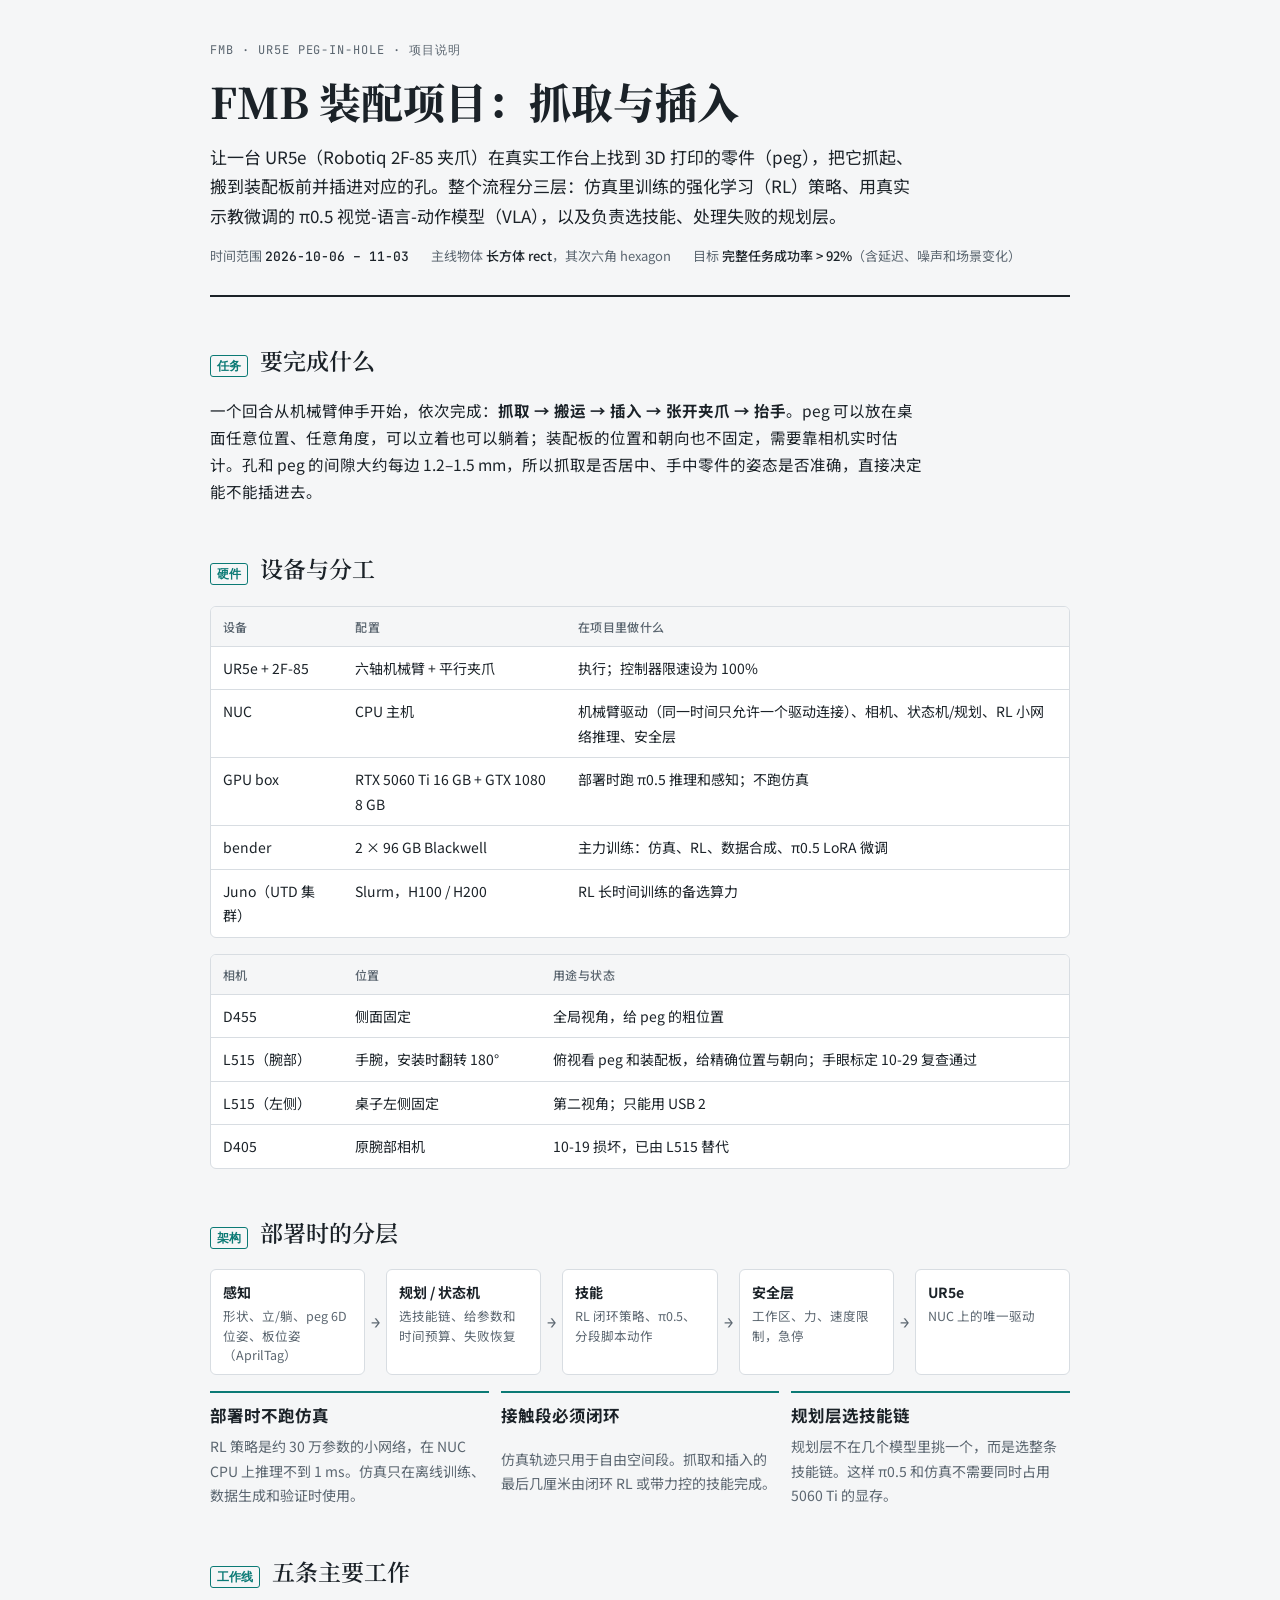
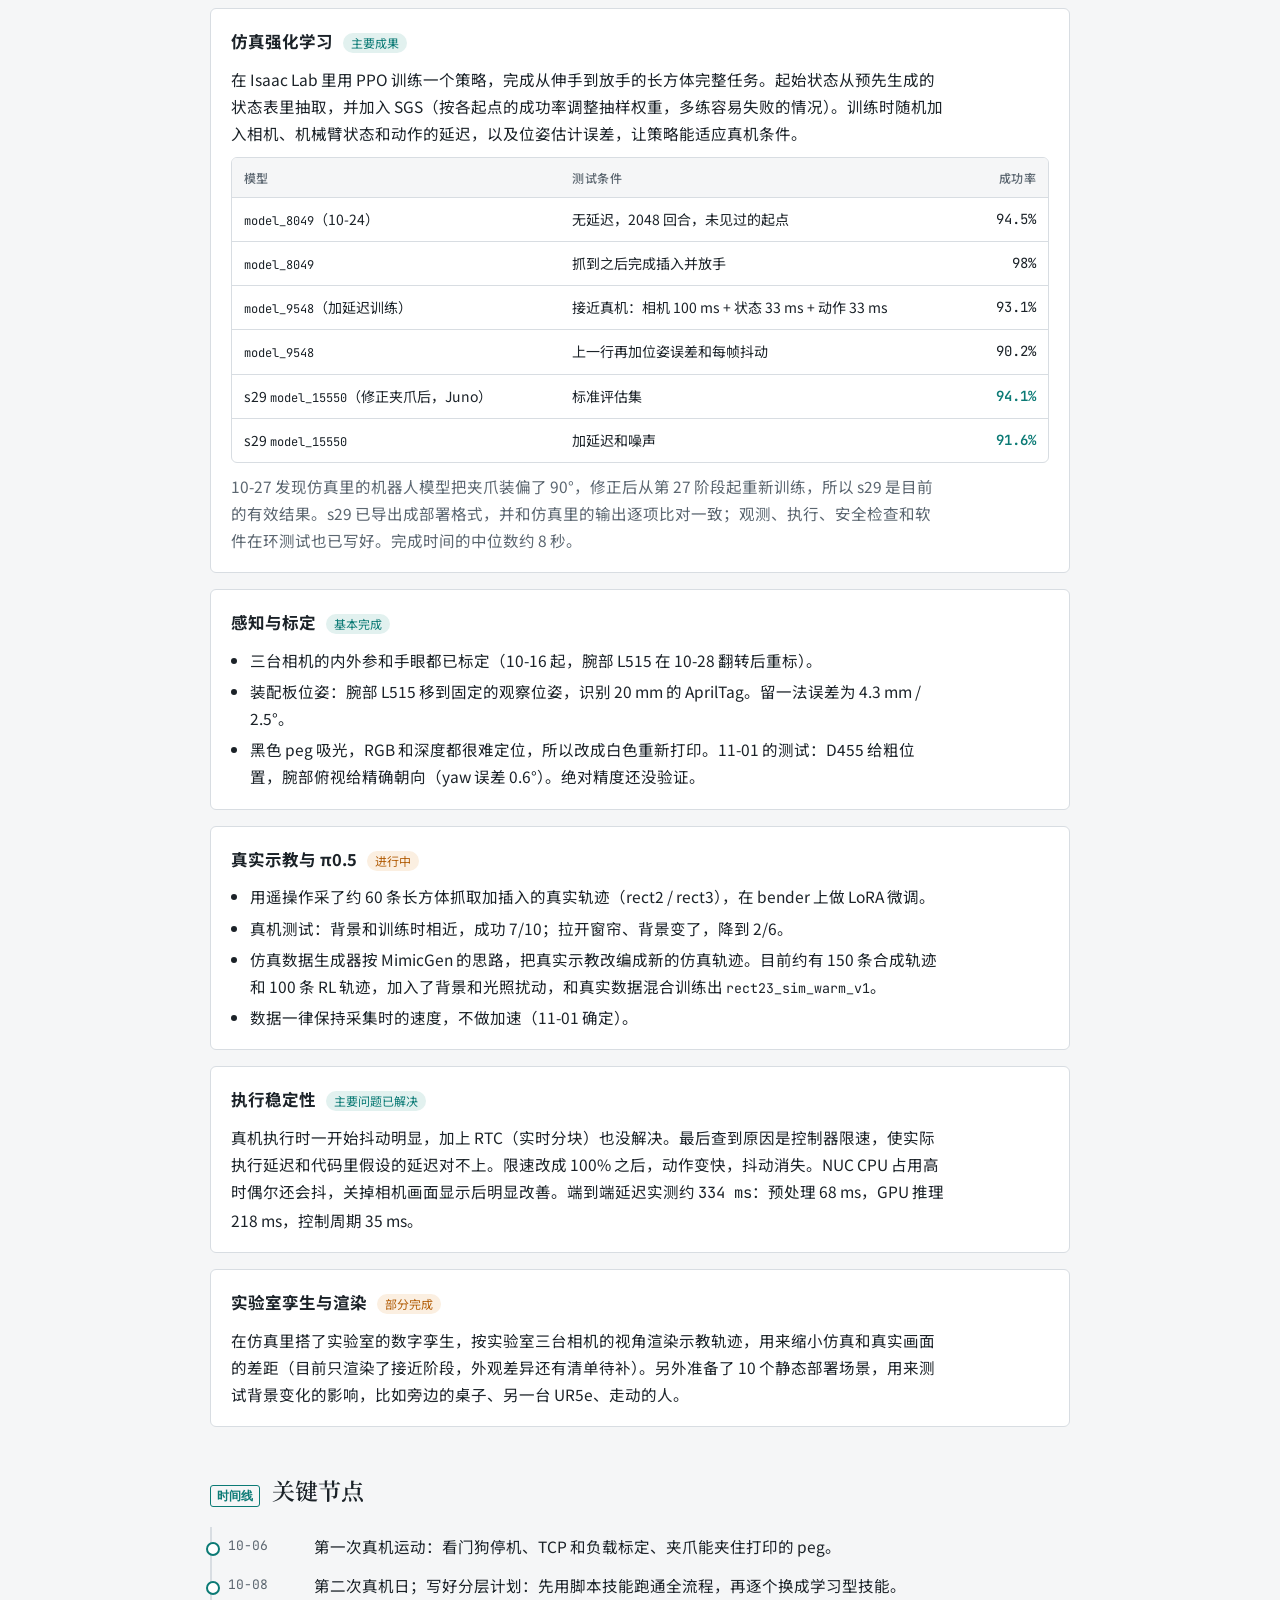
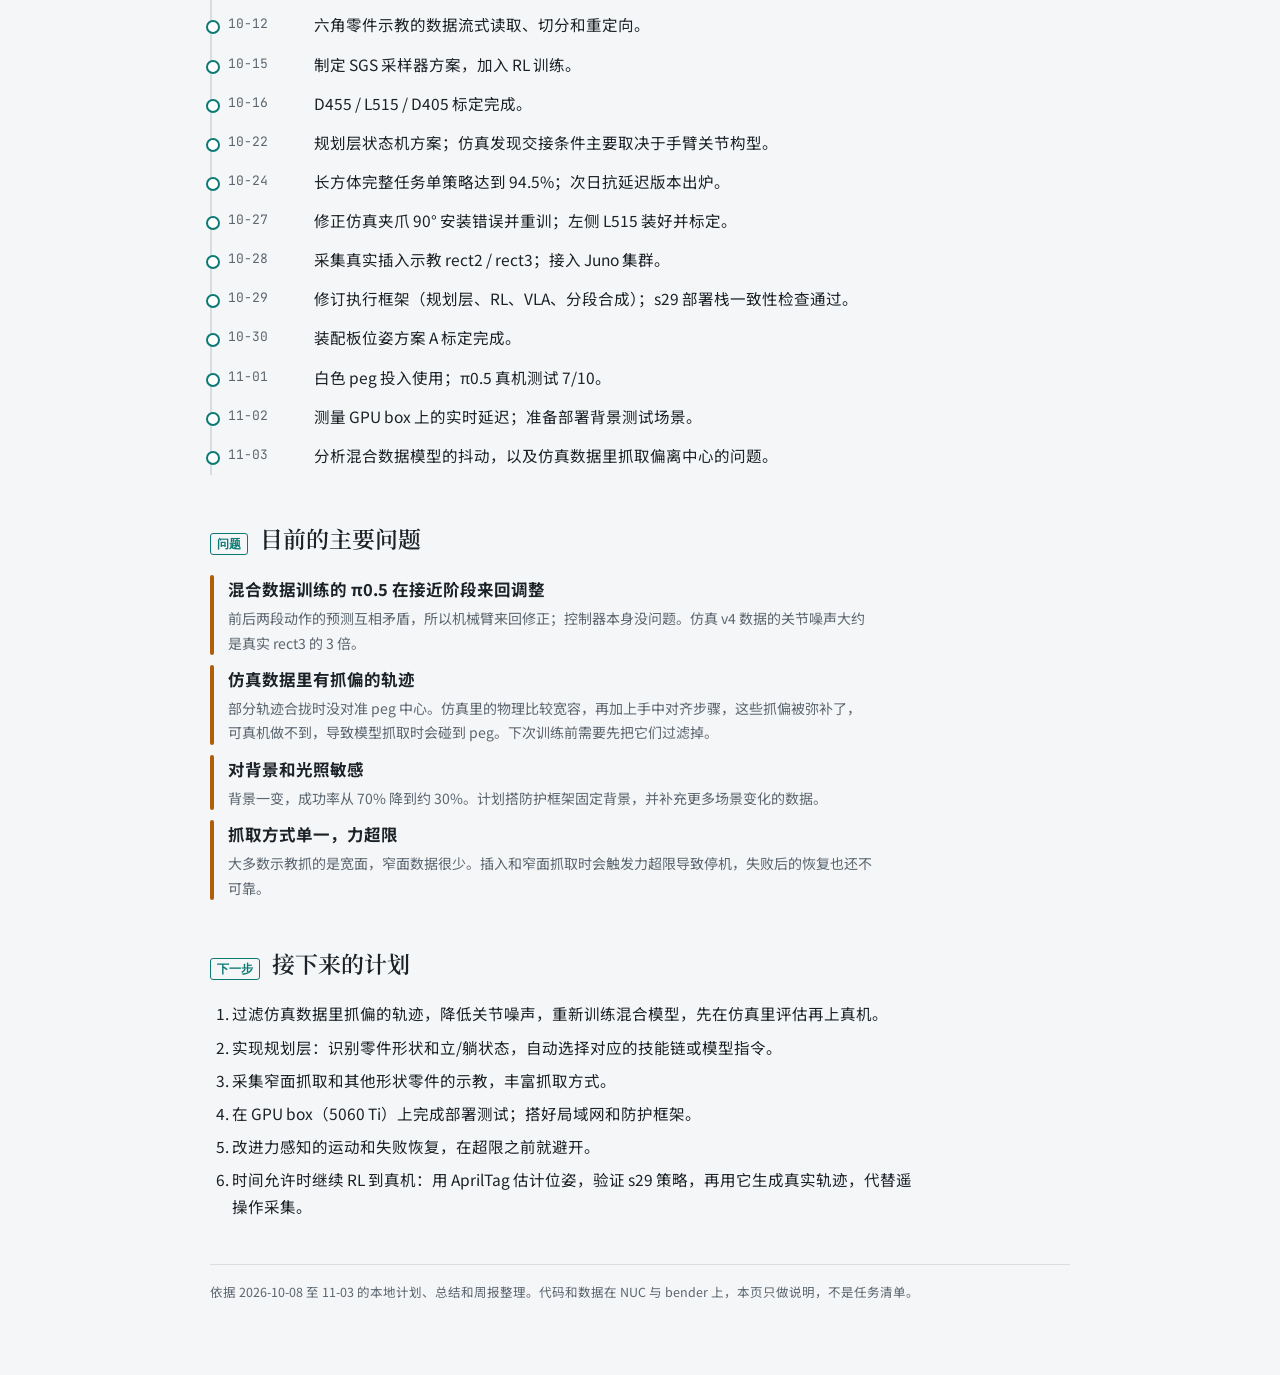
<file: projects/fmb-assembly.html>
<!doctype html><html><head><meta charset=utf8><meta name=viewport content="width=device-width,initial-scale=1,viewport-fit=cover"><style>:root{color-scheme:light;box-sizing:border-box;padding-top:env(safe-area-inset-top,0px);padding-bottom:env(safe-area-inset-bottom,0px)}html{scroll-padding-top:env(safe-area-inset-top,0px)}body{margin:0;padding:0;font:14px -apple-system,BlinkMacSystemFont,sans-serif;background:#fff;color:#000}img{max-width:100%}[hidden]:not([hidden=until-found i]){display:none!important}</style></head><body>
<title>FMB 装配项目说明</title>
<meta name="claude:viewport-fit-sides" content="cover">
<link rel="preconnect" href="https://fonts.googleapis.com">
<link rel="preconnect" href="https://fonts.gstatic.com" crossorigin>
<link rel="stylesheet" href="https://fonts.googleapis.com/css2?family=Noto+Serif+SC:wght@600;800&family=Noto+Sans+SC:wght@400;500;700&family=JetBrains+Mono:wght@400;600&display=swap">
<style>
/* Layout: single reading column, wide tables scroll in place; section heads carry a machined "station" tag */
:root {
  --bg: #f5f6f7;
  --paper: #ffffff;
  --ink: #1b2228;
  --muted: #5b6670;
  --rule: #d8dde2;
  --accent: #0b7a75;
  --accent-soft: #e2f1ef;
  --warn: #b25e09;
  --warn-soft: #fbefe1;
  --good: #2c7a3c;
  --f-display: "Noto Serif SC", "Songti SC", serif;
  --f-body: "Noto Sans SC", "PingFang SC", "Microsoft YaHei", sans-serif;
  --f-mono: "JetBrains Mono", ui-monospace, Menlo, monospace;
}
@media (prefers-color-scheme: dark) {
  :root:not([data-theme="light"]) {
    --bg: #12171b; --paper: #192026; --ink: #e4e9ed; --muted: #97a3ad; --rule: #2c363e;
    --accent: #4fc2b9; --accent-soft: #17312f; --warn: #e3a25a; --warn-soft: #33261a; --good: #6cc27c;
    color-scheme: dark;
  }
}
:root[data-theme="dark"] {
  --bg: #12171b; --paper: #192026; --ink: #e4e9ed; --muted: #97a3ad; --rule: #2c363e;
  --accent: #4fc2b9; --accent-soft: #17312f; --warn: #e3a25a; --warn-soft: #33261a; --good: #6cc27c;
  color-scheme: dark;
}
* { box-sizing: border-box; }
body {
  background: var(--bg); color: var(--ink);
  font-family: var(--f-body); font-size: 15.5px; line-height: 1.75;
  padding-left: max(16px, env(safe-area-inset-left, 0px));
  padding-right: max(16px, env(safe-area-inset-right, 0px));
  padding-block: 40px 72px;
}
.wrap { max-width: 860px; margin: 0 auto; display: grid; gap: 44px; }
header { display: grid; gap: 14px; border-bottom: 2px solid var(--ink); padding-bottom: 26px; }
.eyebrow { font-family: var(--f-mono); font-size: 12px; letter-spacing: .08em; color: var(--muted); text-transform: uppercase; }
h1 { font-family: var(--f-display); font-weight: 800; font-size: clamp(30px, 5vw, 42px); line-height: 1.25; margin: 0; text-wrap: balance; }
.lede { font-size: 17px; max-width: 42em; margin: 0; }
.meta { display: flex; flex-wrap: wrap; gap: 8px 22px; font-size: 13px; color: var(--muted); }
.meta b { color: var(--ink); font-weight: 500; }

section { display: grid; gap: 16px; }
.sh { display: flex; align-items: baseline; gap: 12px; flex-wrap: wrap; }
.tag { font-family: var(--f-mono); font-size: 12px; font-weight: 600; color: var(--accent); border: 1px solid var(--accent); border-radius: 3px; padding: 0 6px; line-height: 20px; }
h2 { font-family: var(--f-display); font-weight: 600; font-size: 23px; margin: 0; text-wrap: balance; }
h3 { font-size: 16.5px; font-weight: 700; margin: 0; }
p { margin: 0; max-width: 46em; }
ul { margin: 0; padding-left: 1.2em; display: grid; gap: 4px; max-width: 46em; }
.muted { color: var(--muted); }
code, .mono { font-family: var(--f-mono); font-size: .86em; }
.num { font-family: var(--f-mono); font-variant-numeric: tabular-nums; }

.tbl { overflow-x: auto; border: 1px solid var(--rule); border-radius: 6px; background: var(--paper); }
table { border-collapse: collapse; width: 100%; min-width: 520px; font-size: 14px; }
th, td { text-align: left; padding: 9px 12px; border-bottom: 1px solid var(--rule); vertical-align: top; }
th { font-size: 12px; font-weight: 500; color: var(--muted); letter-spacing: .04em; background: var(--bg); }
tr:last-child td { border-bottom: 0; }
td.r { text-align: right; font-family: var(--f-mono); font-variant-numeric: tabular-nums; white-space: nowrap; }
.hi { color: var(--accent); font-weight: 600; }

.flow { display: flex; flex-wrap: wrap; gap: 6px; align-items: stretch; }
.stage { flex: 1 1 130px; min-width: 0; background: var(--paper); border: 1px solid var(--rule); border-radius: 6px; padding: 10px 12px; display: grid; gap: 2px; align-content: start; }
.stage b { font-size: 14px; }
.stage span { font-size: 12.5px; color: var(--muted); line-height: 1.55; }
.arrow { align-self: center; color: var(--muted); font-family: var(--f-mono); }

.principles { display: grid; grid-template-columns: repeat(auto-fit, minmax(220px, 1fr)); gap: 12px; }
.principle { border-top: 2px solid var(--accent); padding-top: 8px; display: grid; gap: 4px; }
.principle p { font-size: 14px; color: var(--muted); }

.line { display: grid; gap: 10px; padding: 18px 20px; background: var(--paper); border: 1px solid var(--rule); border-radius: 6px; }
.line .k { display: flex; gap: 10px; align-items: baseline; flex-wrap: wrap; }
.status { font-size: 12px; padding: 0 8px; border-radius: 999px; line-height: 20px; white-space: nowrap; }
.s-ok { background: var(--accent-soft); color: var(--accent); }
.s-open { background: var(--warn-soft); color: var(--warn); }

.tl { list-style: none; padding: 0; margin: 0; display: grid; gap: 0; max-width: none; border-left: 2px solid var(--rule); }
.tl li { display: grid; grid-template-columns: 74px 1fr; gap: 12px; padding: 6px 0 6px 16px; position: relative; }
.tl li::before { content: ""; position: absolute; left: -6px; top: 15px; width: 10px; height: 10px; border-radius: 50%; background: var(--paper); border: 2px solid var(--accent); }
.tl time { font-family: var(--f-mono); font-size: 13px; color: var(--muted); padding-top: 2px; }

.issues { display: grid; gap: 10px; }
.issue { display: grid; grid-template-columns: 4px 1fr; gap: 14px; }
.issue::before { content: ""; background: var(--warn); border-radius: 2px; }
.issue div { display: grid; gap: 2px; }
.issue p { font-size: 14px; color: var(--muted); }

ol.next { margin: 0; padding-left: 1.4em; display: grid; gap: 6px; max-width: 46em; }
footer { font-size: 12.5px; color: var(--muted); border-top: 1px solid var(--rule); padding-top: 16px; }
@media (max-width: 520px) { .arrow { display: none; } .tl li { grid-template-columns: 1fr; gap: 0; } }
</style>

<div class="wrap">

<header>
  <div class="eyebrow">FMB · UR5e peg-in-hole · 项目说明</div>
  <h1>FMB 装配项目：抓取与插入</h1>
  <p class="lede">让一台 UR5e（Robotiq 2F-85 夹爪）在真实工作台上找到 3D 打印的零件（peg），把它抓起、搬到装配板前并插进对应的孔。整个流程分三层：仿真里训练的强化学习（RL）策略、用真实示教微调的 π0.5 视觉-语言-动作模型（VLA），以及负责选技能、处理失败的规划层。</p>
  <div class="meta">
    <span>时间范围 <b class="num">2026-10-06 – 11-03</b></span>
    <span>主线物体 <b>长方体 rect</b>，其次六角 hexagon</span>
    <span>目标 <b>完整任务成功率 &gt; 92%</b>（含延迟、噪声和场景变化）</span>
  </div>
</header>

<section>
  <div class="sh"><span class="tag">任务</span><h2>要完成什么</h2></div>
  <p>一个回合从机械臂伸手开始，依次完成：<b>抓取 → 搬运 → 插入 → 张开夹爪 → 抬手</b>。peg 可以放在桌面任意位置、任意角度，可以立着也可以躺着；装配板的位置和朝向也不固定，需要靠相机实时估计。孔和 peg 的间隙大约每边 1.2–1.5 mm，所以抓取是否居中、手中零件的姿态是否准确，直接决定能不能插进去。</p>
</section>

<section>
  <div class="sh"><span class="tag">硬件</span><h2>设备与分工</h2></div>
  <div class="tbl"><table>
    <thead><tr><th>设备</th><th>配置</th><th>在项目里做什么</th></tr></thead>
    <tbody>
      <tr><td>UR5e + 2F-85</td><td>六轴机械臂 + 平行夹爪</td><td>执行；控制器限速设为 100%</td></tr>
      <tr><td>NUC</td><td>CPU 主机</td><td>机械臂驱动（同一时间只允许一个驱动连接）、相机、状态机/规划、RL 小网络推理、安全层</td></tr>
      <tr><td>GPU box</td><td>RTX 5060 Ti 16 GB + GTX 1080 8 GB</td><td>部署时跑 π0.5 推理和感知；不跑仿真</td></tr>
      <tr><td>bender</td><td>2 × 96 GB Blackwell</td><td>主力训练：仿真、RL、数据合成、π0.5 LoRA 微调</td></tr>
      <tr><td>Juno（UTD 集群）</td><td>Slurm，H100 / H200</td><td>RL 长时间训练的备选算力</td></tr>
    </tbody>
  </table></div>
  <div class="tbl"><table>
    <thead><tr><th>相机</th><th>位置</th><th>用途与状态</th></tr></thead>
    <tbody>
      <tr><td>D455</td><td>侧面固定</td><td>全局视角，给 peg 的粗位置</td></tr>
      <tr><td>L515（腕部）</td><td>手腕，安装时翻转 180°</td><td>俯视看 peg 和装配板，给精确位置与朝向；手眼标定 10-29 复查通过</td></tr>
      <tr><td>L515（左侧）</td><td>桌子左侧固定</td><td>第二视角；只能用 USB 2</td></tr>
      <tr><td>D405</td><td>原腕部相机</td><td>10-19 损坏，已由 L515 替代</td></tr>
    </tbody>
  </table></div>
</section>

<section>
  <div class="sh"><span class="tag">架构</span><h2>部署时的分层</h2></div>
  <div class="flow" role="img" aria-label="感知层到 UR5e 的数据流">
    <div class="stage"><b>感知</b><span>形状、立/躺、peg 6D 位姿、板位姿（AprilTag）</span></div>
    <div class="arrow">→</div>
    <div class="stage"><b>规划 / 状态机</b><span>选技能链、给参数和时间预算、失败恢复</span></div>
    <div class="arrow">→</div>
    <div class="stage"><b>技能</b><span>RL 闭环策略、π0.5、分段脚本动作</span></div>
    <div class="arrow">→</div>
    <div class="stage"><b>安全层</b><span>工作区、力、速度限制，急停</span></div>
    <div class="arrow">→</div>
    <div class="stage"><b>UR5e</b><span>NUC 上的唯一驱动</span></div>
  </div>
  <div class="principles">
    <div class="principle"><h3>部署时不跑仿真</h3><p>RL 策略是约 30 万参数的小网络，在 NUC CPU 上推理不到 1 ms。仿真只在离线训练、数据生成和验证时使用。</p></div>
    <div class="principle"><h3>接触段必须闭环</h3><p>仿真轨迹只用于自由空间段。抓取和插入的最后几厘米由闭环 RL 或带力控的技能完成。</p></div>
    <div class="principle"><h3>规划层选技能链</h3><p>规划层不在几个模型里挑一个，而是选整条技能链。这样 π0.5 和仿真不需要同时占用 5060 Ti 的显存。</p></div>
  </div>
</section>

<section>
  <div class="sh"><span class="tag">工作线</span><h2>五条主要工作</h2></div>

  <div class="line">
    <div class="k"><h3>仿真强化学习</h3><span class="status s-ok">主要成果</span></div>
    <p>在 Isaac Lab 里用 PPO 训练一个策略，完成从伸手到放手的长方体完整任务。起始状态从预先生成的状态表里抽取，并加入 SGS（按各起点的成功率调整抽样权重，多练容易失败的情况）。训练时随机加入相机、机械臂状态和动作的延迟，以及位姿估计误差，让策略能适应真机条件。</p>
    <div class="tbl"><table>
      <thead><tr><th>模型</th><th>测试条件</th><th style="text-align:right">成功率</th></tr></thead>
      <tbody>
        <tr><td><code>model_8049</code>（10-24）</td><td>无延迟，2048 回合，未见过的起点</td><td class="r">94.5%</td></tr>
        <tr><td><code>model_8049</code></td><td>抓到之后完成插入并放手</td><td class="r">98%</td></tr>
        <tr><td><code>model_9548</code>（加延迟训练）</td><td>接近真机：相机 100 ms + 状态 33 ms + 动作 33 ms</td><td class="r">93.1%</td></tr>
        <tr><td><code>model_9548</code></td><td>上一行再加位姿误差和每帧抖动</td><td class="r">90.2%</td></tr>
        <tr><td>s29 <code>model_15550</code>（修正夹爪后，Juno）</td><td>标准评估集</td><td class="r hi">94.1%</td></tr>
        <tr><td>s29 <code>model_15550</code></td><td>加延迟和噪声</td><td class="r hi">91.6%</td></tr>
      </tbody>
    </table></div>
    <p class="muted">10-27 发现仿真里的机器人模型把夹爪装偏了 90°，修正后从第 27 阶段起重新训练，所以 s29 是目前的有效结果。s29 已导出成部署格式，并和仿真里的输出逐项比对一致；观测、执行、安全检查和软件在环测试也已写好。完成时间的中位数约 8 秒。</p>
  </div>

  <div class="line">
    <div class="k"><h3>感知与标定</h3><span class="status s-ok">基本完成</span></div>
    <ul>
      <li>三台相机的内外参和手眼都已标定（10-16 起，腕部 L515 在 10-28 翻转后重标）。</li>
      <li>装配板位姿：腕部 L515 移到固定的观察位姿，识别 20 mm 的 AprilTag。留一法误差为 4.3 mm / 2.5°。</li>
      <li>黑色 peg 吸光，RGB 和深度都很难定位，所以改成白色重新打印。11-01 的测试：D455 给粗位置，腕部俯视给精确朝向（yaw 误差 0.6°）。绝对精度还没验证。</li>
    </ul>
  </div>

  <div class="line">
    <div class="k"><h3>真实示教与 π0.5</h3><span class="status s-open">进行中</span></div>
    <ul>
      <li>用遥操作采了约 60 条长方体抓取加插入的真实轨迹（rect2 / rect3），在 bender 上做 LoRA 微调。</li>
      <li>真机测试：背景和训练时相近，成功 7/10；拉开窗帘、背景变了，降到 2/6。</li>
      <li>仿真数据生成器按 MimicGen 的思路，把真实示教改编成新的仿真轨迹。目前约有 150 条合成轨迹和 100 条 RL 轨迹，加入了背景和光照扰动，和真实数据混合训练出 <code>rect23_sim_warm_v1</code>。</li>
      <li>数据一律保持采集时的速度，不做加速（11-01 确定）。</li>
    </ul>
  </div>

  <div class="line">
    <div class="k"><h3>执行稳定性</h3><span class="status s-ok">主要问题已解决</span></div>
    <p>真机执行时一开始抖动明显，加上 RTC（实时分块）也没解决。最后查到原因是控制器限速，使实际执行延迟和代码里假设的延迟对不上。限速改成 100% 之后，动作变快，抖动消失。NUC CPU 占用高时偶尔还会抖，关掉相机画面显示后明显改善。端到端延迟实测约 <span class="num">334 ms</span>：预处理 68 ms，GPU 推理 218 ms，控制周期 35 ms。</p>
  </div>

  <div class="line">
    <div class="k"><h3>实验室孪生与渲染</h3><span class="status s-open">部分完成</span></div>
    <p>在仿真里搭了实验室的数字孪生，按实验室三台相机的视角渲染示教轨迹，用来缩小仿真和真实画面的差距（目前只渲染了接近阶段，外观差异还有清单待补）。另外准备了 10 个静态部署场景，用来测试背景变化的影响，比如旁边的桌子、另一台 UR5e、走动的人。</p>
  </div>
</section>

<section>
  <div class="sh"><span class="tag">时间线</span><h2>关键节点</h2></div>
  <ol class="tl">
    <li><time>10-06</time><span>第一次真机运动：看门狗停机、TCP 和负载标定、夹爪能夹住打印的 peg。</span></li>
    <li><time>10-08</time><span>第二次真机日；写好分层计划：先用脚本技能跑通全流程，再逐个换成学习型技能。</span></li>
    <li><time>10-12</time><span>六角零件示教的数据流式读取、切分和重定向。</span></li>
    <li><time>10-15</time><span>制定 SGS 采样器方案，加入 RL 训练。</span></li>
    <li><time>10-16</time><span>D455 / L515 / D405 标定完成。</span></li>
    <li><time>10-22</time><span>规划层状态机方案；仿真发现交接条件主要取决于手臂关节构型。</span></li>
    <li><time>10-24</time><span>长方体完整任务单策略达到 94.5%；次日抗延迟版本出炉。</span></li>
    <li><time>10-27</time><span>修正仿真夹爪 90° 安装错误并重训；左侧 L515 装好并标定。</span></li>
    <li><time>10-28</time><span>采集真实插入示教 rect2 / rect3；接入 Juno 集群。</span></li>
    <li><time>10-29</time><span>修订执行框架（规划层、RL、VLA、分段合成）；s29 部署栈一致性检查通过。</span></li>
    <li><time>10-30</time><span>装配板位姿方案 A 标定完成。</span></li>
    <li><time>11-01</time><span>白色 peg 投入使用；π0.5 真机测试 7/10。</span></li>
    <li><time>11-02</time><span>测量 GPU box 上的实时延迟；准备部署背景测试场景。</span></li>
    <li><time>11-03</time><span>分析混合数据模型的抖动，以及仿真数据里抓取偏离中心的问题。</span></li>
  </ol>
</section>

<section>
  <div class="sh"><span class="tag">问题</span><h2>目前的主要问题</h2></div>
  <div class="issues">
    <div class="issue"><div><h3>混合数据训练的 π0.5 在接近阶段来回调整</h3><p>前后两段动作的预测互相矛盾，所以机械臂来回修正；控制器本身没问题。仿真 v4 数据的关节噪声大约是真实 rect3 的 3 倍。</p></div></div>
    <div class="issue"><div><h3>仿真数据里有抓偏的轨迹</h3><p>部分轨迹合拢时没对准 peg 中心。仿真里的物理比较宽容，再加上手中对齐步骤，这些抓偏被弥补了，可真机做不到，导致模型抓取时会碰到 peg。下次训练前需要先把它们过滤掉。</p></div></div>
    <div class="issue"><div><h3>对背景和光照敏感</h3><p>背景一变，成功率从 70% 降到约 30%。计划搭防护框架固定背景，并补充更多场景变化的数据。</p></div></div>
    <div class="issue"><div><h3>抓取方式单一，力超限</h3><p>大多数示教抓的是宽面，窄面数据很少。插入和窄面抓取时会触发力超限导致停机，失败后的恢复也还不可靠。</p></div></div>
  </div>
</section>

<section>
  <div class="sh"><span class="tag">下一步</span><h2>接下来的计划</h2></div>
  <ol class="next">
    <li>过滤仿真数据里抓偏的轨迹，降低关节噪声，重新训练混合模型，先在仿真里评估再上真机。</li>
    <li>实现规划层：识别零件形状和立/躺状态，自动选择对应的技能链或模型指令。</li>
    <li>采集窄面抓取和其他形状零件的示教，丰富抓取方式。</li>
    <li>在 GPU box（5060 Ti）上完成部署测试；搭好局域网和防护框架。</li>
    <li>改进力感知的运动和失败恢复，在超限之前就避开。</li>
    <li>时间允许时继续 RL 到真机：用 AprilTag 估计位姿，验证 s29 策略，再用它生成真实轨迹，代替遥操作采集。</li>
  </ol>
</section>

<footer>依据 2026-10-08 至 11-03 的本地计划、总结和周报整理。代码和数据在 NUC 与 bender 上，本页只做说明，不是任务清单。</footer>

</div>

</body></html>
</file>
<file: styles.css>
:root{--text:#3f3f3f;--line:#dedede;--link:#cf6f72;--blue:#2b86d1}*{box-sizing:border-box}html{scroll-behavior:smooth}body{margin:0;background:#fff;color:var(--text);font-family:Inter,Arial,sans-serif;font-size:15px;font-weight:300;line-height:1.6}a{color:var(--link);text-decoration:none}a:hover{text-decoration:underline}header{max-width:1180px;margin:auto;border-bottom:1px solid var(--line)}nav{height:62px;display:flex;justify-content:space-around;align-items:center}nav a{color:#333;font-size:14px}main{max-width:1120px;margin:auto;padding:46px 20px 70px}.intro{display:grid;grid-template-columns:300px 1fr;gap:52px;align-items:center;padding-bottom:38px;border-bottom:1px solid var(--line)}.profile-image{width:100%;height:360px;object-fit:cover}.intro-copy{text-align:center}.intro h1{margin:0 0 2px;color:#111;font-size:36px;font-weight:400}.email{display:inline-block;margin-bottom:18px}.intro-copy p{text-align:left;margin:14px 0}.links{text-align:center!important}.links a{font-weight:400}section:not(.intro){padding-top:28px}h2{margin:0 0 24px;color:#111;font-size:28px;font-weight:400}h3{margin:0 0 7px;color:var(--blue);font-size:18px;font-weight:500;line-height:1.35}h3 a{color:var(--blue)}.item{display:grid;grid-template-columns:390px 1fr;gap:30px;padding:0 0 34px;margin-bottom:34px;border-bottom:1px solid #eee}.item:last-child{margin-bottom:0}.item-copy p{margin:8px 0}.authors{color:#666}.venue{color:var(--link);font-size:14px}.item-image{width:100%;height:225px;background:#f5f5f5}.diagram{display:flex;align-items:center;justify-content:center;gap:10px;padding:24px;background:#f4f7f8}.diagram span{padding:12px 9px;background:#fff;border:1px solid #b9c8ce;border-radius:4px;font-size:12px;text-align:center}.diagram b{color:#8aa3ad}.rigor{background:#f8f5f1}.rigor span{border-color:#d5c3ad}.demo-preview{position:relative;overflow:hidden;background:#365f6c}.workspace-grid{position:absolute;inset:0;background-image:linear-gradient(rgba(255,255,255,.12) 1px,transparent 1px),linear-gradient(90deg,rgba(255,255,255,.12) 1px,transparent 1px);background-size:34px 34px}.demo-preview svg{position:absolute;inset:0;width:100%;height:100%}.demo-preview path{fill:none;stroke:#f1c27d;stroke-width:3;stroke-dasharray:8 6}.demo-preview circle{fill:#fff}.object{position:absolute;width:42px;height:42px;border:1px solid rgba(255,255,255,.8);color:#fff;display:grid;place-items:center;font-size:11px}.object.one{left:10%;bottom:12%}.object.two{right:8%;top:14%}.text-preview{display:flex;align-items:center;justify-content:center;background:#f1f3f3;color:#57696d;font-size:40px;font-weight:400;text-align:center;line-height:1.2}.text-preview sub{font-size:18px}.tags{color:#777;font-size:13px}.project-link{font-size:14px}.compact .item-image{height:170px}footer{max-width:1120px;margin:auto;padding:24px 20px;border-top:1px solid var(--line);color:#999;font-size:12px;text-align:center}@media(max-width:760px){header{margin:0 16px}nav{height:54px}.intro{grid-template-columns:1fr;gap:28px}.profile-image{max-width:320px;height:360px;margin:auto}.intro h1{font-size:30px}.item{grid-template-columns:1fr;gap:20px}.item-image{height:210px}main{padding-top:30px}}
</file>
